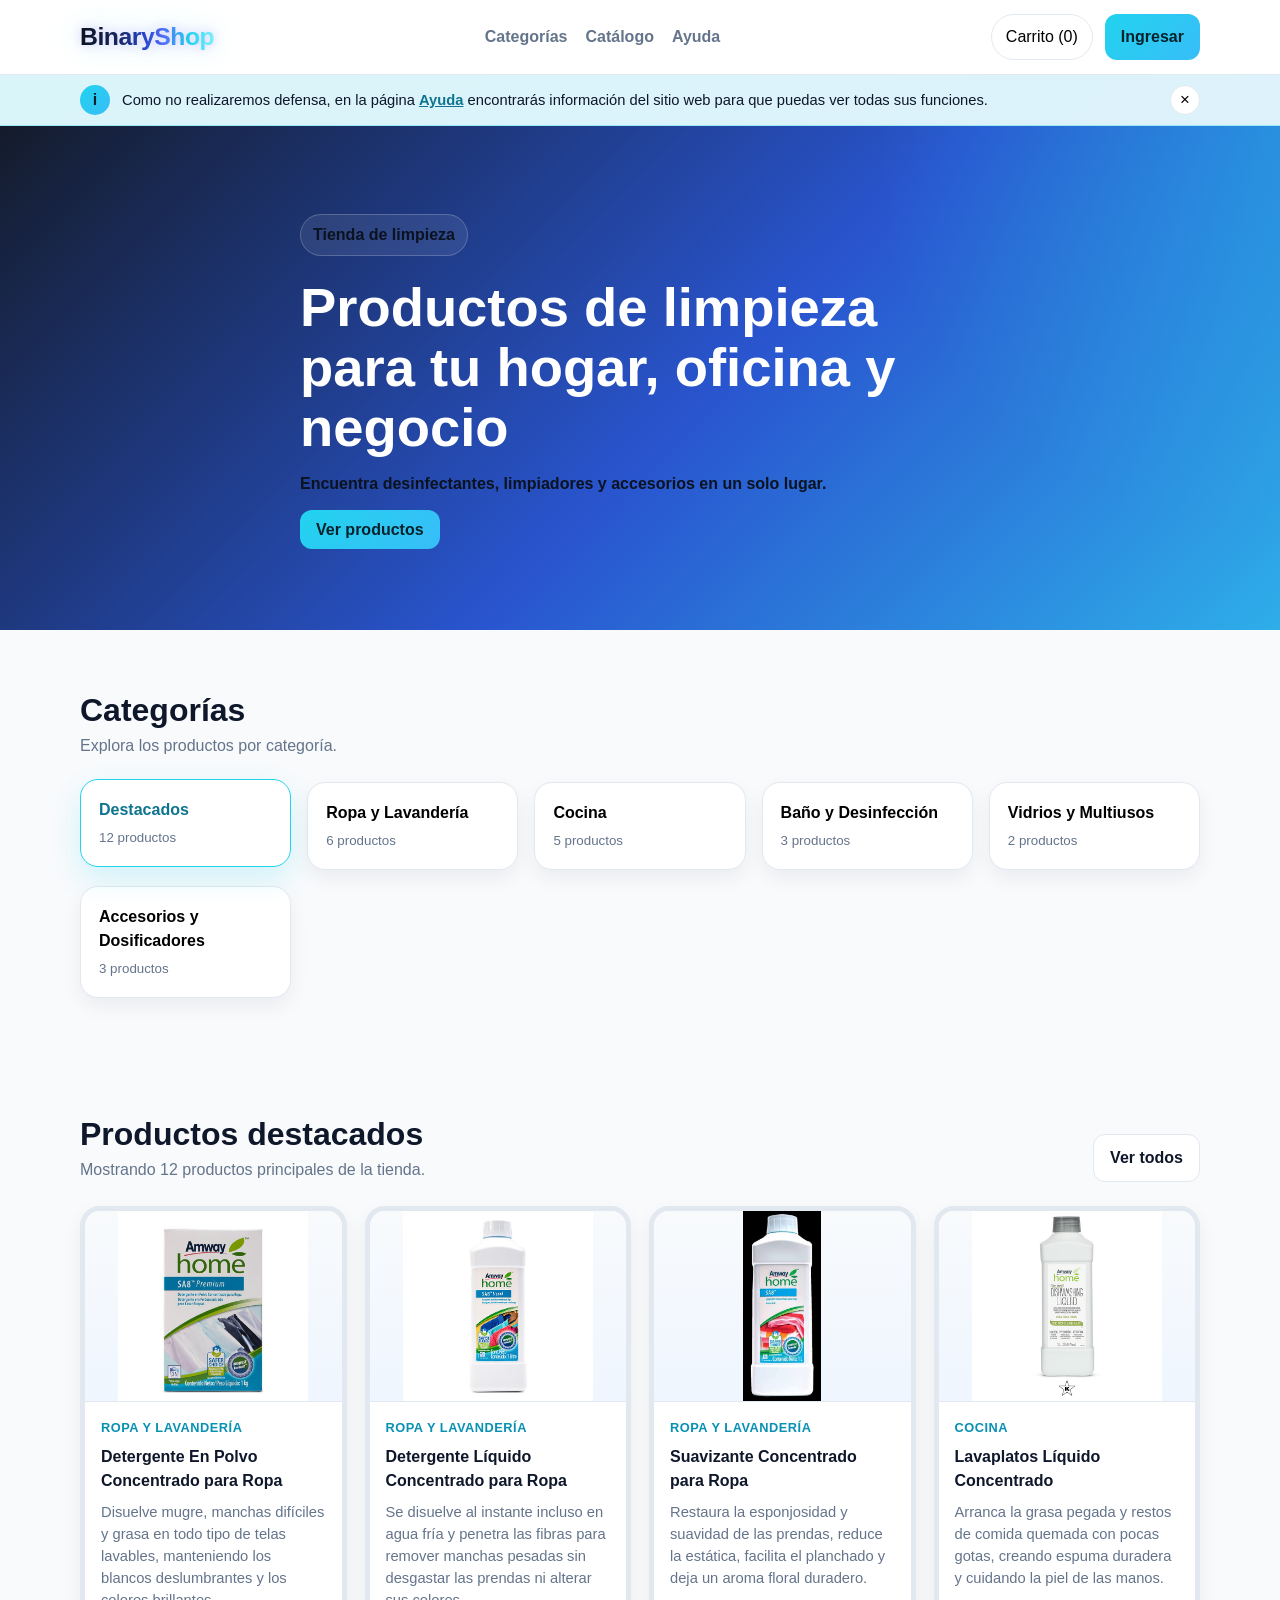
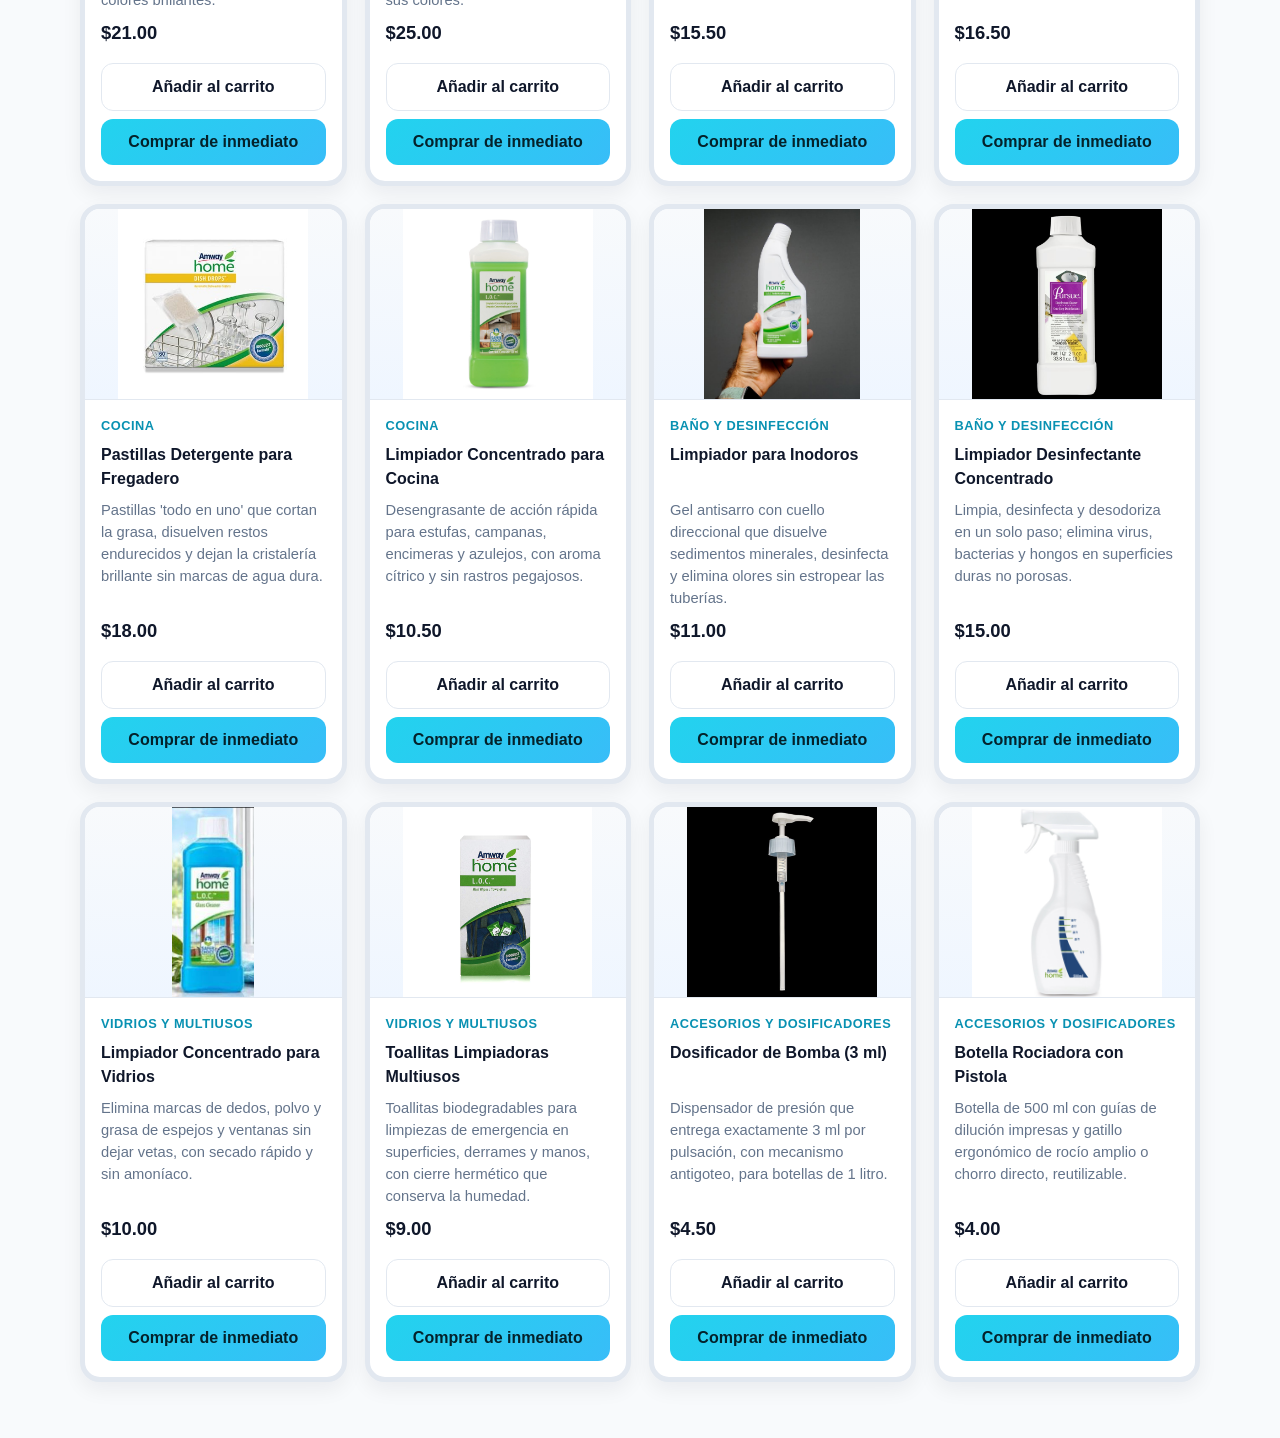
<file: index.html>
<!DOCTYPE html>
<html lang="es">
<head>
  <meta charset="UTF-8">
  <meta name="viewport" content="width=device-width, initial-scale=1.0">
  <title>BinaryShop | Tienda de productos de limpieza</title>

  <link rel="stylesheet" href="./css/styles.css">
  <link rel="stylesheet" href="./css/components.css">
</head>
<body>

  <header class="site-header">
    <div class="container header-content">
      <a class="brand" href="./index.html">BinaryShop</a>

      <nav class="main-nav" aria-label="Navegación principal">
        <a href="#categorias">Categorías</a>
        <a href="#catalogo">Catálogo</a>
        <a href="./pages/ayuda.html">Ayuda</a>
      </nav>

      <div class="header-actions">
        <div class="cart-wrapper">
          <button
            id="cart-button"
            class="header-cart"
            type="button"
            aria-expanded="false"
          >
            Carrito (<span id="cart-count">0</span>)
          </button>

          <div id="cart-dropdown" class="cart-dropdown">
            <div class="cart-dropdown-head">
              <h3>Tu carrito</h3>
              <button
                id="cart-close"
                class="cart-close"
                type="button"
                aria-label="Cerrar carrito"
              >
                ×
              </button>
            </div>

            <div id="cart-items" class="cart-items"></div>

            <div id="cart-footer" class="cart-footer hidden">
              <p class="cart-total">
                Total: <strong id="cart-total">$0.00</strong>
              </p>

              <div class="cart-footer-actions">
                <button id="cart-clear" class="btn btn-outline" type="button">
                  Vaciar carrito
                </button>
                <button id="cart-checkout" class="btn btn-primary" type="button">
                  Finalizar compra
                </button>
              </div>
            </div>
          </div>
        </div>

        <div id="auth-area"></div>
      </div>
    </div>
  </header>

  <div id="aviso-ayuda" class="aviso-ayuda" role="note">
    <div class="container aviso-ayuda-content">
      <span class="aviso-ayuda-icono">i</span>
      <p>
        Como no realizaremos defensa, en la página
        <a href="./pages/ayuda.html">Ayuda</a> encontrarás información del sitio
        web para que puedas ver todas sus funciones.
      </p>
      <button
        id="aviso-ayuda-cerrar"
        class="aviso-ayuda-cerrar"
        type="button"
        aria-label="Cerrar aviso"
      >
        ×
      </button>
    </div>
  </div>

  <main>

    <section class="hero">
      <div class="container hero-content">
        <p class="hero-tag">Tienda de limpieza</p>
        <h1>Productos de limpieza para tu hogar, oficina y negocio</h1>
        <p>Encuentra desinfectantes, limpiadores y accesorios en un solo lugar.</p>
        <a class="btn btn-primary" href="#catalogo">Ver productos</a>
      </div>
    </section>

    <section id="categorias" class="section categories-section">
      <div class="container">
        <div class="section-head">
          <div>
            <h2>Categorías</h2>
            <p>Explora los productos por categoría.</p>
          </div>
        </div>
        <div id="category-list" class="category-grid"></div>
      </div>
    </section>

    <section id="catalogo" class="section catalog-section">
      <div class="container">
        <div class="section-head catalog-head">
          <div>
            <h2 id="catalog-title">Productos destacados</h2>
            <p id="catalog-subtitle">
              Mostrando los productos principales de la tienda.
            </p>
          </div>
          <button id="view-all-button" class="btn btn-secondary" type="button">
            Ver todos
          </button>
        </div>
        <div id="product-grid" class="product-grid"></div>
      </div>
    </section>

  </main>

  <div
    id="auth-modal"
    class="modal-overlay hidden"
    role="dialog"
    aria-modal="true"
    aria-labelledby="auth-modal-title"
  >
    <div class="modal">
      <button id="close-auth-modal" class="modal-close" type="button" aria-label="Cerrar">×</button>
      <h2 id="auth-modal-title">Iniciar sesión</h2>
      <p id="auth-modal-message" class="modal-message">
        Inicia sesión o regístrate para comprar.
      </p>

      <div class="auth-tabs">
        <button id="tab-login" class="tab-btn active" type="button">Iniciar sesión</button>
        <button id="tab-register" class="tab-btn" type="button">Registrarse</button>
      </div>

      <form id="login-form" class="auth-form">
        <div class="form-group">
          <label for="login-nickname">Nickname</label>
          <input id="login-nickname" type="text" autocomplete="username" required>
        </div>
        <div class="form-group">
          <label for="login-password">Contraseña</label>
          <input id="login-password" type="password" autocomplete="current-password" required>
        </div>
        <div class="form-group">
          <label for="login-role">Rol</label>
          <select id="login-role" required>
            <option value="comprador">Comprador</option>
            <option value="vendedor">Vendedor</option>
            <option value="administrador">Administrador</option>
          </select>
        </div>
        <p id="login-error" class="form-error" role="alert"></p>
        <button class="btn btn-primary btn-block" type="submit">Iniciar sesión</button>
      </form>

      <form id="register-form" class="auth-form hidden">
        <div class="form-row">
          <div class="form-group">
            <label for="register-nombre">Nombre</label>
            <input id="register-nombre" type="text" required>
          </div>
          <div class="form-group">
            <label for="register-apellido">Apellido</label>
            <input id="register-apellido" type="text" required>
          </div>
        </div>
        <div class="form-group">
          <label for="register-direccion">Dirección</label>
          <input id="register-direccion" type="text" required>
        </div>
        <div class="form-group">
          <label for="register-nickname">Nickname</label>
          <input id="register-nickname" type="text" required>
        </div>
        <div class="form-row">
          <div class="form-group">
            <label for="register-password">Contraseña</label>
            <input id="register-password" type="password" required>
          </div>
          <div class="form-group">
            <label for="register-confirm-password">Confirmar contraseña</label>
            <input id="register-confirm-password" type="password" required>
          </div>
        </div>
        <div class="form-group">
          <label for="register-role">Rol</label>
          <select id="register-role" required>
            <option value="comprador">Comprador</option>
            <option value="vendedor">Vendedor</option>
          </select>
        </div>
        <div class="form-row">
          <div class="form-group">
            <label for="register-bank">Banco</label>
            <input id="register-bank" type="text" placeholder="Banco Nacional" required>
          </div>
          <div class="form-group">
            <label for="register-card">Número de tarjeta</label>
            <input id="register-card" type="text" placeholder="0000-0000-0000-0000" required>
          </div>
        </div>
        <p id="register-error" class="form-error" role="alert"></p>
        <button class="btn btn-primary btn-block" type="submit">Crear cuenta</button>
      </form>
    </div>
  </div>

  <div
    id="checkout-modal"
    class="modal-overlay hidden"
    role="dialog"
    aria-modal="true"
    aria-labelledby="checkout-title"
  >
    <div class="modal">
      <button id="close-checkout" class="modal-close" type="button" aria-label="Cerrar">×</button>
      <h2 id="checkout-title">Finalizar compra</h2>
      <p id="checkout-message" class="modal-message">
        Confirma tu método de pago para procesar la orden.
      </p>
      <form id="checkout-form" class="auth-form">
        <div class="form-group">
          <label for="pay-bank">Banco</label>
          <input id="pay-bank" type="text" required>
        </div>
        <div class="form-group">
          <label for="pay-holder">Nombre del titular</label>
          <input id="pay-holder" type="text" required>
        </div>
        <div class="form-group">
          <label for="pay-card">Número de tarjeta</label>
          <input id="pay-card" type="text" inputmode="numeric" required>
        </div>
        <div class="form-row">
          <div class="form-group">
            <label for="pay-expiry">Vencimiento (MM/AA)</label>
            <input id="pay-expiry" type="text" placeholder="MM/AA" maxlength="5" required>
          </div>
          <div class="form-group">
            <label for="pay-cvv">CVV</label>
            <input id="pay-cvv" type="password" inputmode="numeric" maxlength="4" required>
          </div>
        </div>
        <p class="checkout-summary-line">
          Total a pagar: <strong id="checkout-total">$0.00</strong>
        </p>
        <p id="checkout-error" class="form-error" role="alert"></p>
        <button id="checkout-submit" class="btn btn-primary btn-block" type="submit">Pagar</button>
      </form>
      <div id="checkout-receipt" class="hidden"></div>
    </div>
  </div>

  <div id="toast-container" class="toast-container"></div>

  <script src="./js/data/productos.js"></script>
  <script src="./js/data/usuarios.js"></script>
  <script src="./js/utils.js"></script>
  <script src="./js/auth.js"></script>
  <script src="./js/publicaciones.js"></script>
  <script src="./js/cart.js"></script>
  <script src="./js/checkout.js"></script>
  <script src="./js/catalog.js"></script>
  <script src="./js/modal-auth.js"></script>
  <script src="./js/home.js"></script>
</body>
</html>
</file>
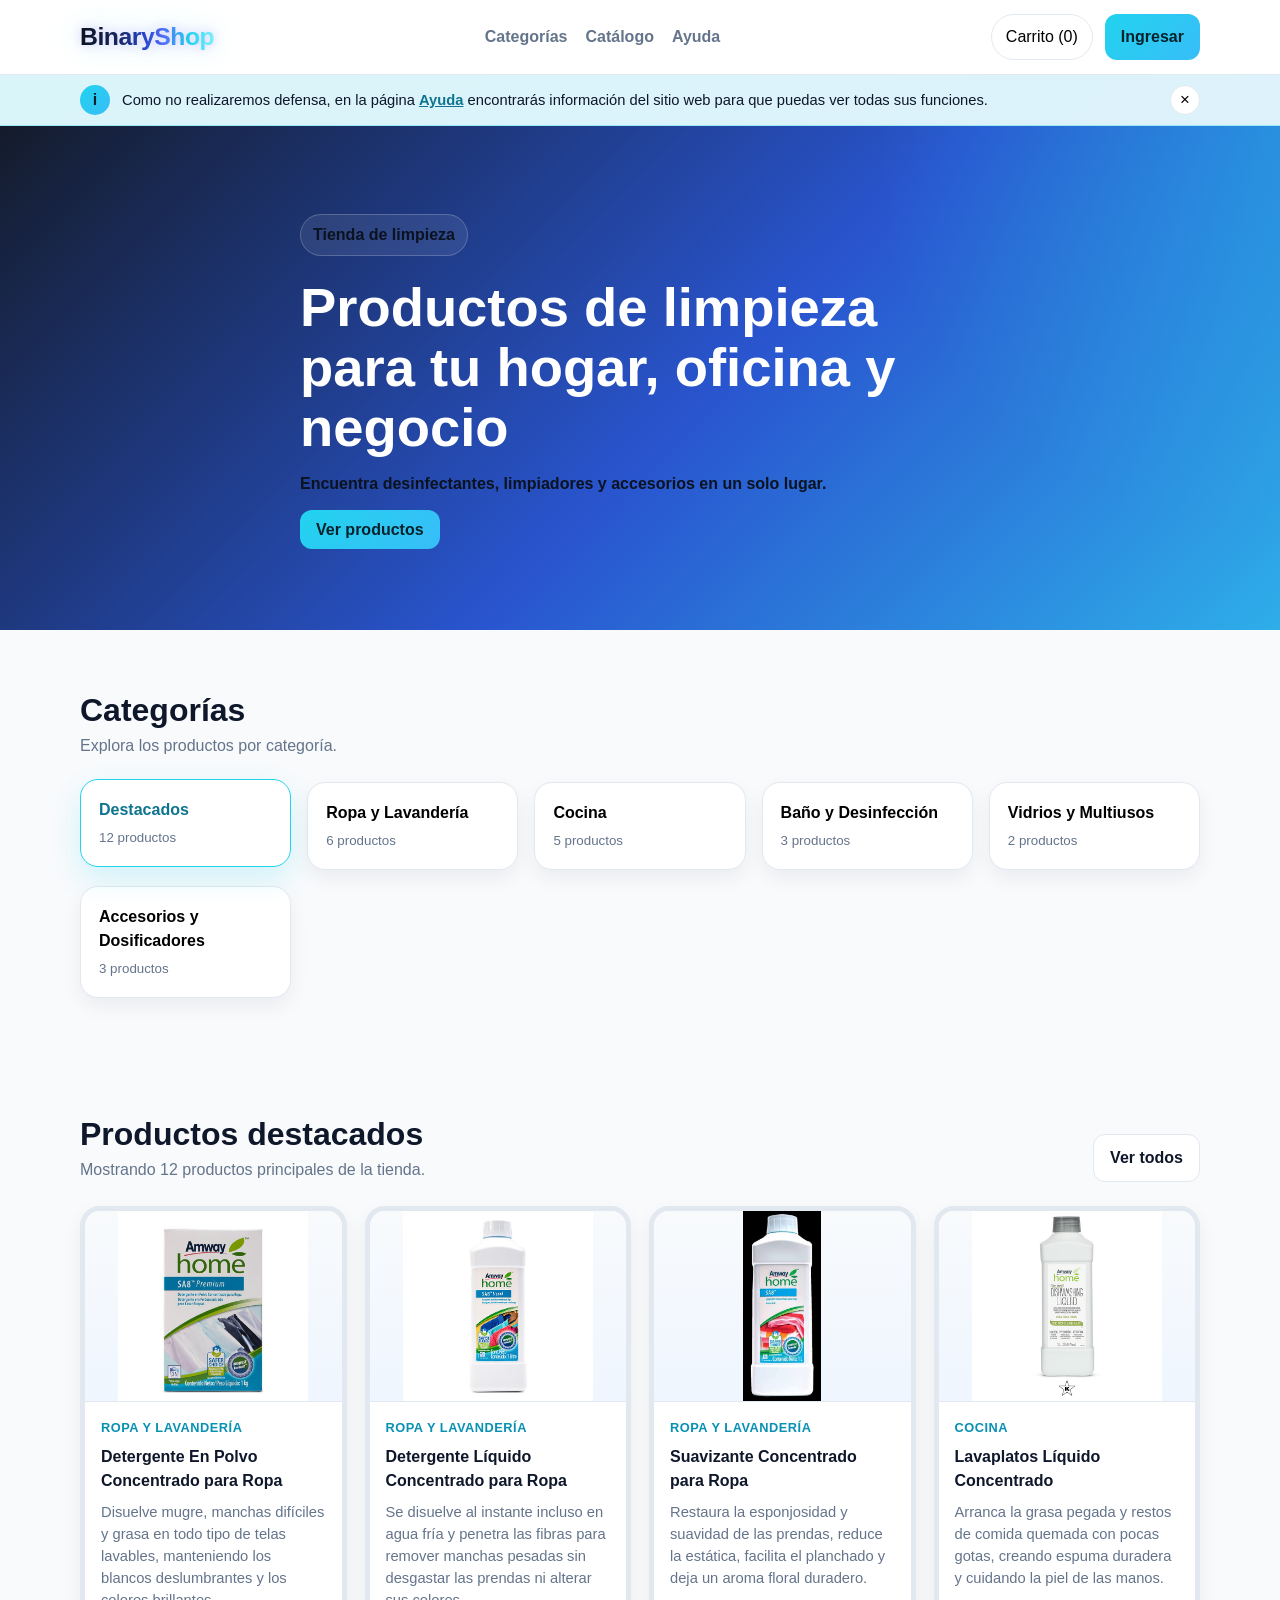
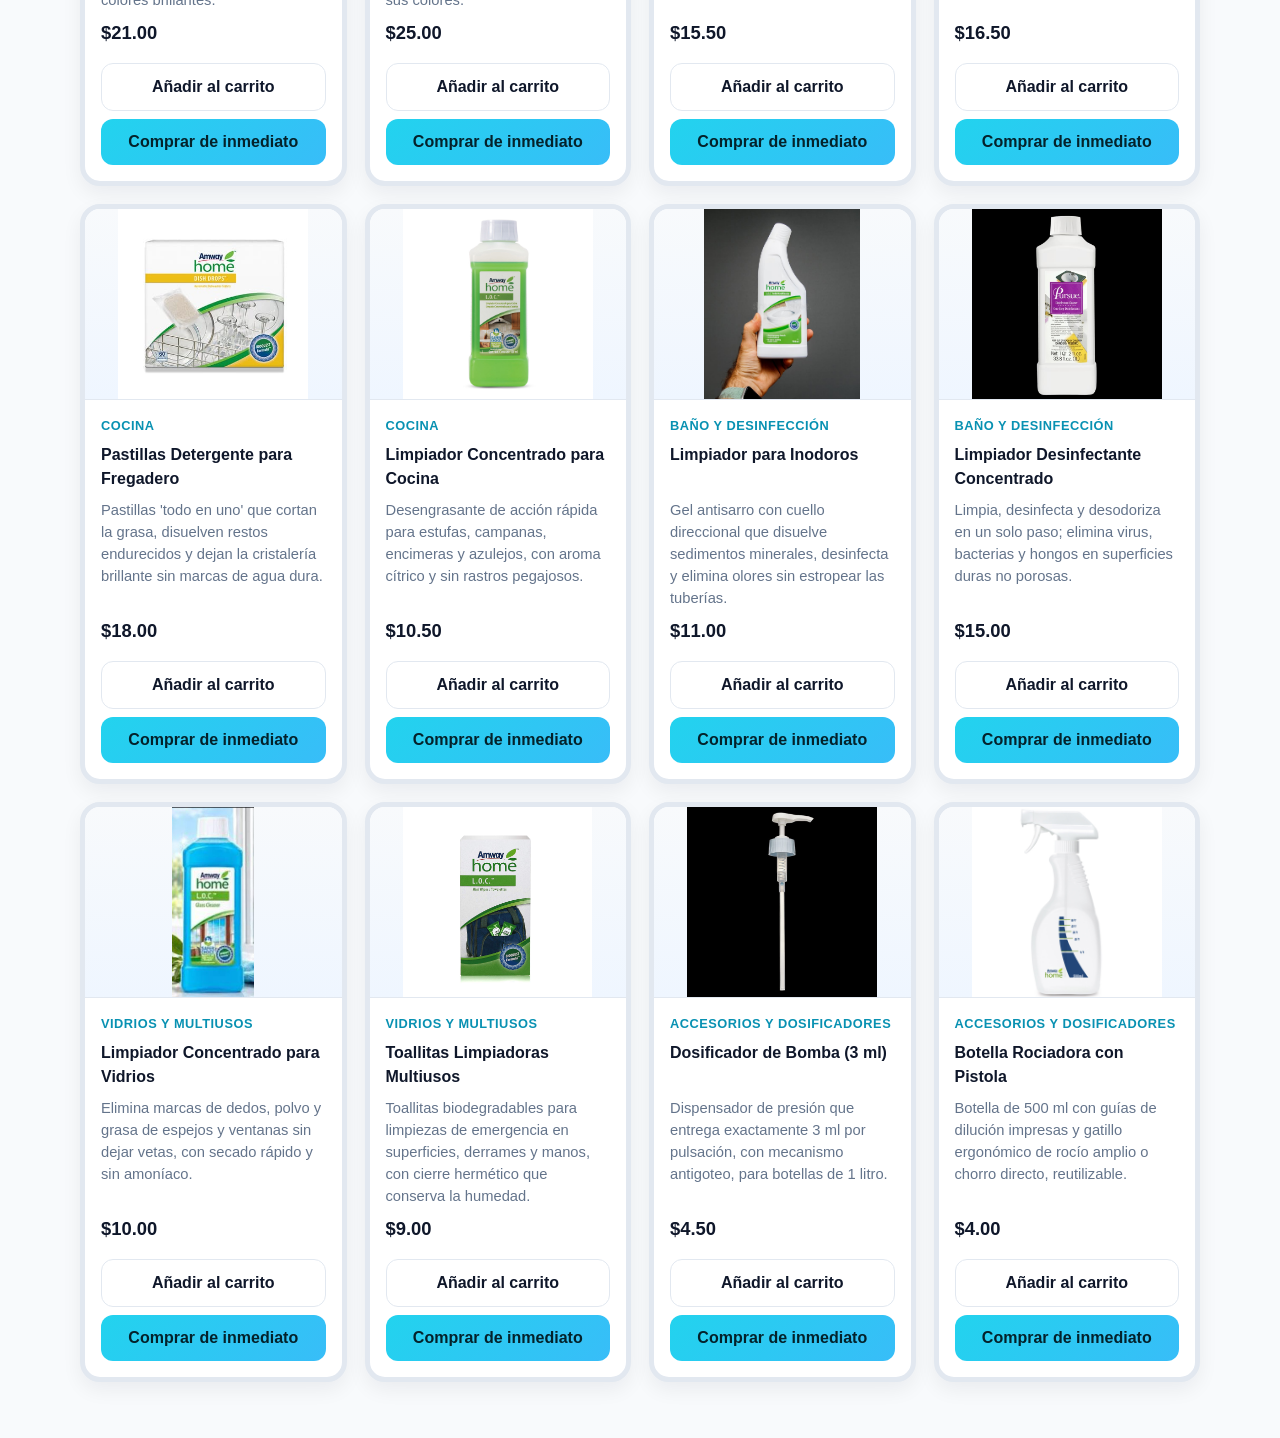
<file: pages/administrador.html>
<!DOCTYPE html>
<html lang="es">
<head>
  <meta charset="UTF-8">
  <meta name="viewport" content="width=device-width, initial-scale=1.0">
  <title>Panel de Administrador — BinaryShop</title>
  <link rel="stylesheet" href="../css/styles.css">
  <link rel="stylesheet" href="../css/components.css">
</head>
<body>
  <header class="vendedor-header">
    <div class="container vendedor-header-content">
      <a class="brand" href="../index.html">BinaryShop</a>
      <nav>
        <a href="perfil.html" class="btn btn-primary">Mi perfil</a>
        <a href="../index.html" class="btn btn-secondary">Volver a la tienda</a>
         <a href="ayuda.html" class="btn btn-secondary">Ayuda</a>
        <button id="btn-cerrar-sesion" class="btn btn-outline">Cerrar sesión</button>
      </nav>
    </div>
  </header>

  <main class="vendedor-main">
    <div class="container">
      <section class="vendedor-card">
        <div class="vendedor-avatar admin-avatar" id="admin-avatar">A</div>
        <div>
          <h1 id="admin-nombre">Administrador</h1>
          <span class="role-badge role-administrador">Administrador</span>
          <p class="profile-nickname" id="admin-nickname">@admin</p>
        </div>
      </section>

      <nav class="vendedor-tabs">
        <button class="vendedor-tab activa" data-tab="resumen">Resumen</button>
        <button class="vendedor-tab" data-tab="usuarios">Usuarios</button>
        <button class="vendedor-tab" data-tab="productos">Productos publicados</button>
      </nav>

      <section class="vendedor-panel activa" id="panel-resumen">
        <div id="admin-metricas" class="admin-metricas"></div>
      </section>

      <section class="vendedor-panel" id="panel-usuarios">
        <div class="admin-filtro">
          <label for="admin-filtro-rol">Filtrar por rol:</label>
          <select id="admin-filtro-rol">
            <option value="todos">Todos</option>
            <option value="comprador">Compradores</option>
            <option value="vendedor">Vendedores</option>
            <option value="administrador">Administradores</option>
          </select>
        </div>
        <div id="admin-usuarios-lista" class="admin-lista"></div>
      </section>

      <section class="vendedor-panel" id="panel-productos">
        <div id="admin-productos-lista" class="admin-lista"></div>
      </section>
    </div>
  </main>

  <div id="toast-container" class="toast-container"></div>

  <script src="../js/data/productos.js"></script>
  <script src="../js/data/usuarios.js"></script>
  <script src="../js/utils.js"></script>
  <script src="../js/auth.js"></script>
  <script src="../js/publicaciones.js"></script>
  <script src="../js/administrador.js"></script>
</body>
</html>
</file>
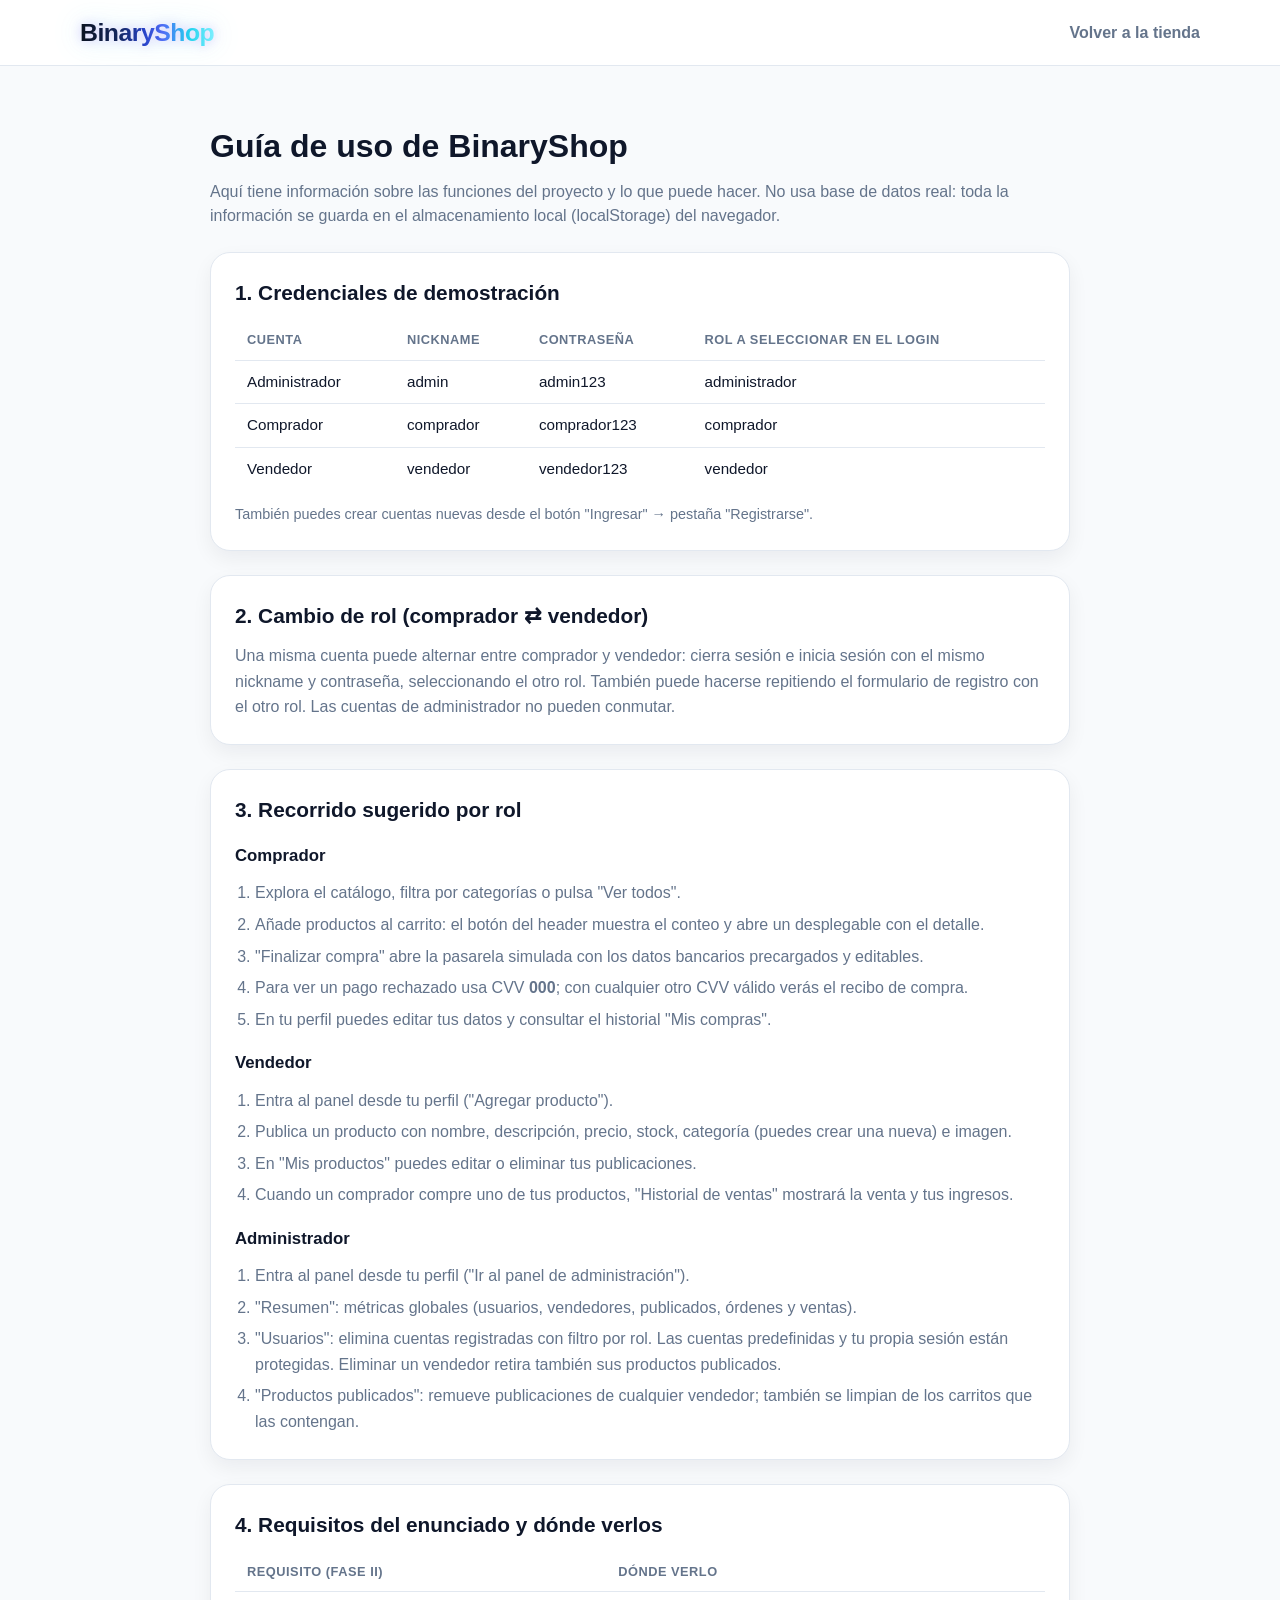
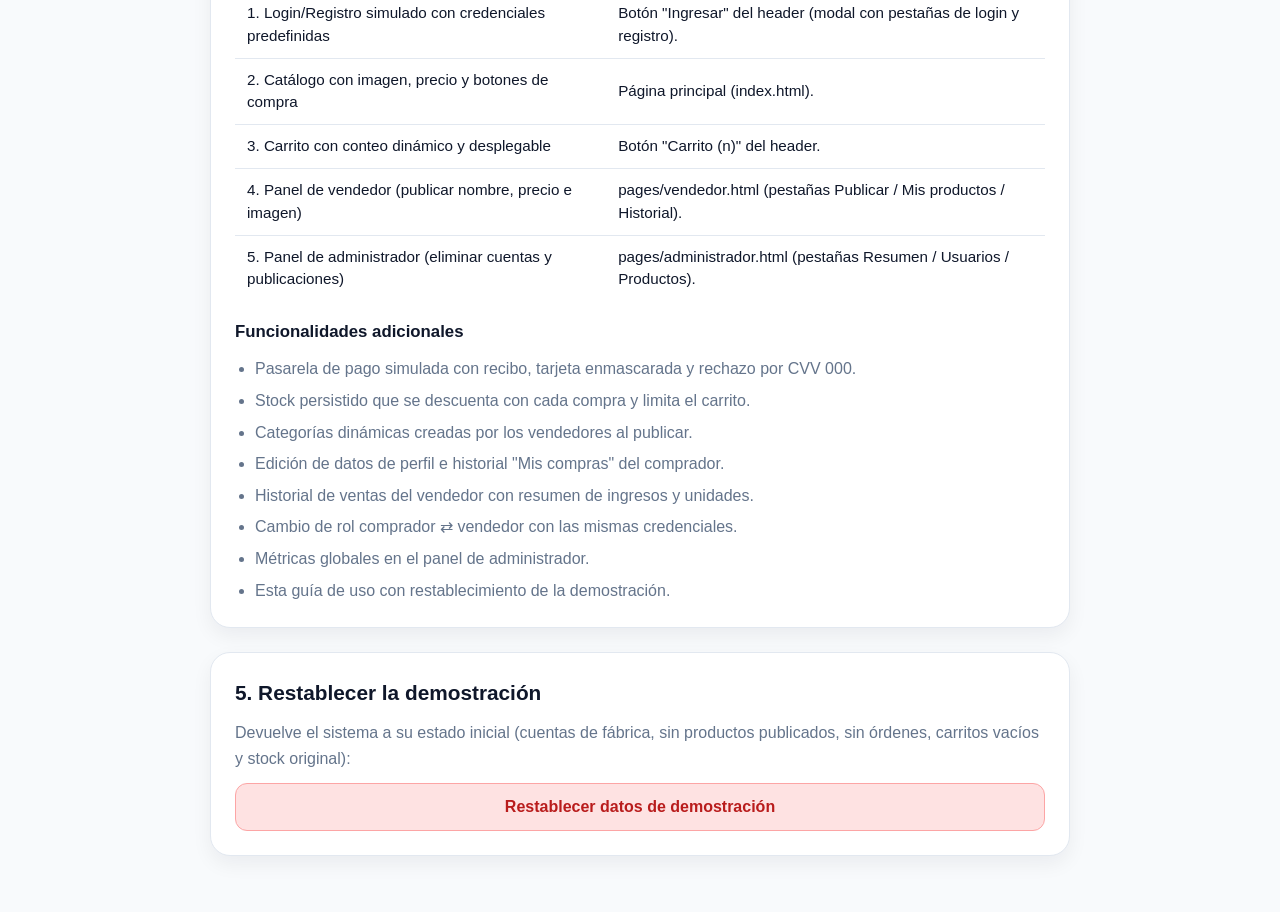
<file: pages/ayuda.html>
<!DOCTYPE html>
<html lang="es">
<head>
  <meta charset="UTF-8">
  <meta name="viewport" content="width=device-width, initial-scale=1.0">
  <title>BinaryShop | Guía de uso</title>
  <link rel="stylesheet" href="../css/styles.css">
  <link rel="stylesheet" href="../css/components.css">
</head>
<body>
  <header class="site-header">
    <div class="container header-content">
      <a class="brand" href="../index.html">BinaryShop</a>
      <nav class="main-nav" aria-label="Navegación principal">
        <a href="../index.html">Volver a la tienda</a>
      </nav>
    </div>
  </header>

  <main class="section">
    <div class="container ayuda-container">

      <section class="ayuda-hero">
        <h1>Guía de uso de BinaryShop</h1>
        <p>
          Aquí tiene información sobre las funciones del proyecto y lo que puede hacer. No usa base de datos real:
          toda la información se guarda en el almacenamiento local (localStorage) del navegador.
        </p>
      </section>

      <section class="ayuda-section">
        <h2>1. Credenciales de demostración</h2>
        <table class="ayuda-tabla">
          <thead>
            <tr>
              <th>Cuenta</th>
              <th>Nickname</th>
              <th>Contraseña</th>
              <th>Rol a seleccionar en el login</th>
            </tr>
          </thead>
          <tbody>
            <tr><td>Administrador</td><td>admin</td><td>admin123</td><td>administrador</td></tr>
            <tr><td>Comprador</td><td>comprador</td><td>comprador123</td><td>comprador</td></tr>
            <tr><td>Vendedor</td><td>vendedor</td><td>vendedor123</td><td>vendedor</td></tr>
          </tbody>
        </table>
        <p class="ayuda-nota">
          También puedes crear cuentas nuevas desde el botón "Ingresar" → pestaña "Registrarse".
        </p>
      </section>

      <section class="ayuda-section">
        <h2>2. Cambio de rol (comprador ⇄ vendedor)</h2>
        <p>
          Una misma cuenta puede alternar entre comprador y vendedor: cierra sesión e inicia
          sesión con el mismo nickname y contraseña, seleccionando el otro rol. También puede
          hacerse repitiendo el formulario de registro con el otro rol. Las cuentas de
          administrador no pueden conmutar.
        </p>
      </section>

      <section class="ayuda-section">
        <h2>3. Recorrido sugerido por rol</h2>

        <h3>Comprador</h3>
        <ol>
          <li>Explora el catálogo, filtra por categorías o pulsa "Ver todos".</li>
          <li>Añade productos al carrito: el botón del header muestra el conteo y abre un desplegable con el detalle.</li>
          <li>"Finalizar compra" abre la pasarela simulada con los datos bancarios precargados y editables.</li>
          <li>Para ver un pago rechazado usa CVV <strong>000</strong>; con cualquier otro CVV válido verás el recibo de compra.</li>
          <li>En tu perfil puedes editar tus datos y consultar el historial "Mis compras".</li>
        </ol>

        <h3>Vendedor</h3>
        <ol>
          <li>Entra al panel desde tu perfil ("Agregar producto").</li>
          <li>Publica un producto con nombre, descripción, precio, stock, categoría (puedes crear una nueva) e imagen.</li>
          <li>En "Mis productos" puedes editar o eliminar tus publicaciones.</li>
          <li>Cuando un comprador compre uno de tus productos, "Historial de ventas" mostrará la venta y tus ingresos.</li>
        </ol>

        <h3>Administrador</h3>
        <ol>
          <li>Entra al panel desde tu perfil ("Ir al panel de administración").</li>
          <li>"Resumen": métricas globales (usuarios, vendedores, publicados, órdenes y ventas).</li>
          <li>"Usuarios": elimina cuentas registradas con filtro por rol. Las cuentas predefinidas y tu propia sesión están protegidas. Eliminar un vendedor retira también sus productos publicados.</li>
          <li>"Productos publicados": remueve publicaciones de cualquier vendedor; también se limpian de los carritos que las contengan.</li>
        </ol>
      </section>

      <section class="ayuda-section">
        <h2>4. Requisitos del enunciado y dónde verlos</h2>
        <table class="ayuda-tabla">
          <thead>
            <tr><th>Requisito (Fase II)</th><th>Dónde verlo</th></tr>
          </thead>
          <tbody>
            <tr>
              <td>1. Login/Registro simulado con credenciales predefinidas</td>
              <td>Botón "Ingresar" del header (modal con pestañas de login y registro).</td>
            </tr>
            <tr>
              <td>2. Catálogo con imagen, precio y botones de compra</td>
              <td>Página principal (index.html).</td>
            </tr>
            <tr>
              <td>3. Carrito con conteo dinámico y desplegable</td>
              <td>Botón "Carrito (n)" del header.</td>
            </tr>
            <tr>
              <td>4. Panel de vendedor (publicar nombre, precio e imagen)</td>
              <td>pages/vendedor.html (pestañas Publicar / Mis productos / Historial).</td>
            </tr>
            <tr>
              <td>5. Panel de administrador (eliminar cuentas y publicaciones)</td>
              <td>pages/administrador.html (pestañas Resumen / Usuarios / Productos).</td>
            </tr>
          </tbody>
        </table>

        <h3>Funcionalidades adicionales</h3>
        <ul>
          <li>Pasarela de pago simulada con recibo, tarjeta enmascarada y rechazo por CVV 000.</li>
          <li>Stock persistido que se descuenta con cada compra y limita el carrito.</li>
          <li>Categorías dinámicas creadas por los vendedores al publicar.</li>
          <li>Edición de datos de perfil e historial "Mis compras" del comprador.</li>
          <li>Historial de ventas del vendedor con resumen de ingresos y unidades.</li>
          <li>Cambio de rol comprador ⇄ vendedor con las mismas credenciales.</li>
          <li>Métricas globales en el panel de administrador.</li>
          <li>Esta guía de uso con restablecimiento de la demostración.</li>
        </ul>
      </section>

      <section class="ayuda-section">
        <h2>5. Restablecer la demostración</h2>
        <p>
          Devuelve el sistema a su estado inicial (cuentas de fábrica, sin productos
          publicados, sin órdenes, carritos vacíos y stock original):
        </p>
        <button id="btn-reset-demo" class="btn btn-danger" type="button">
          Restablecer datos de demostración
        </button>
      </section>

    </div>
  </main>

  <div id="toast-container" class="toast-container"></div>

  <script>
    document.getElementById("btn-reset-demo").addEventListener("click", function () {
      if (confirm(
        "¿Seguro que deseas restablecer la demostración? Se borrarán las cuentas registradas, los productos publicados, las órdenes, los carritos y los descuentos de stock."
      )) {
        localStorage.clear();
        window.location.href = "../index.html";
      }
    });
  </script>
</body>
</html>
</file>
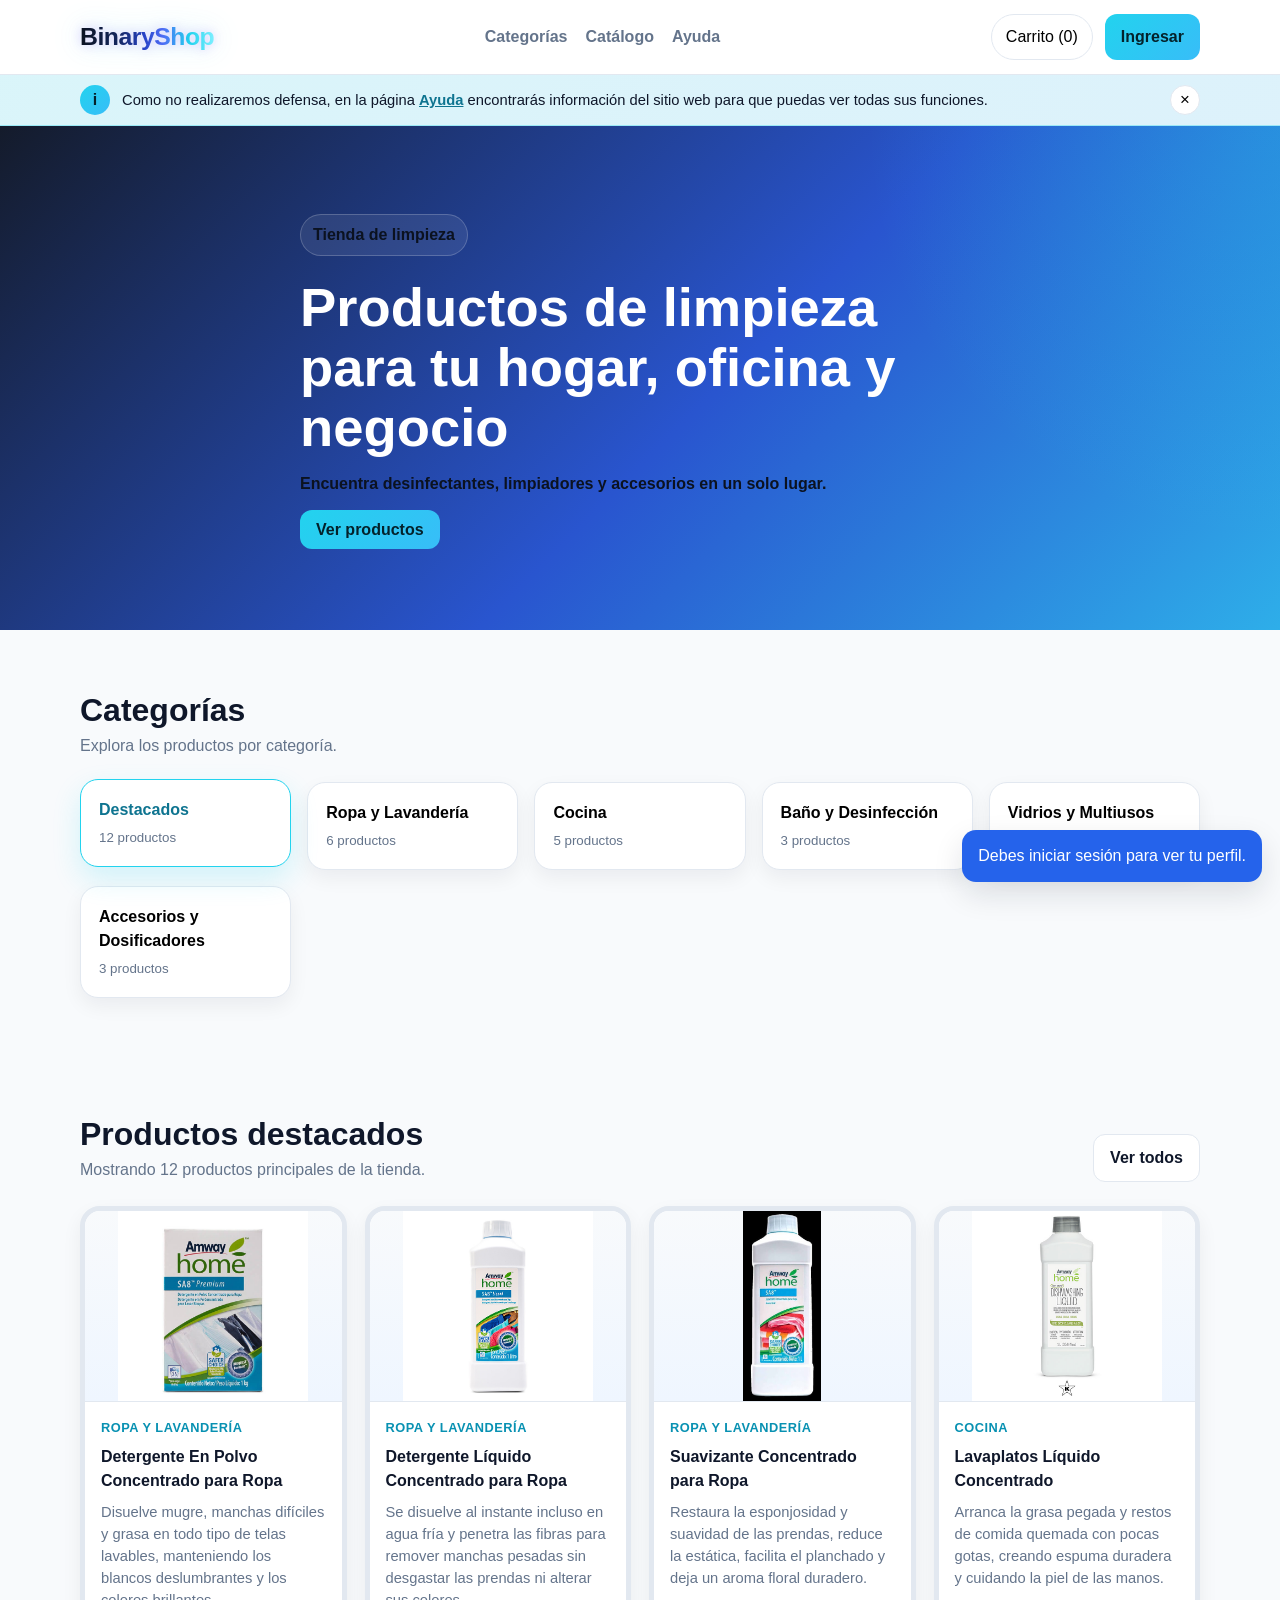
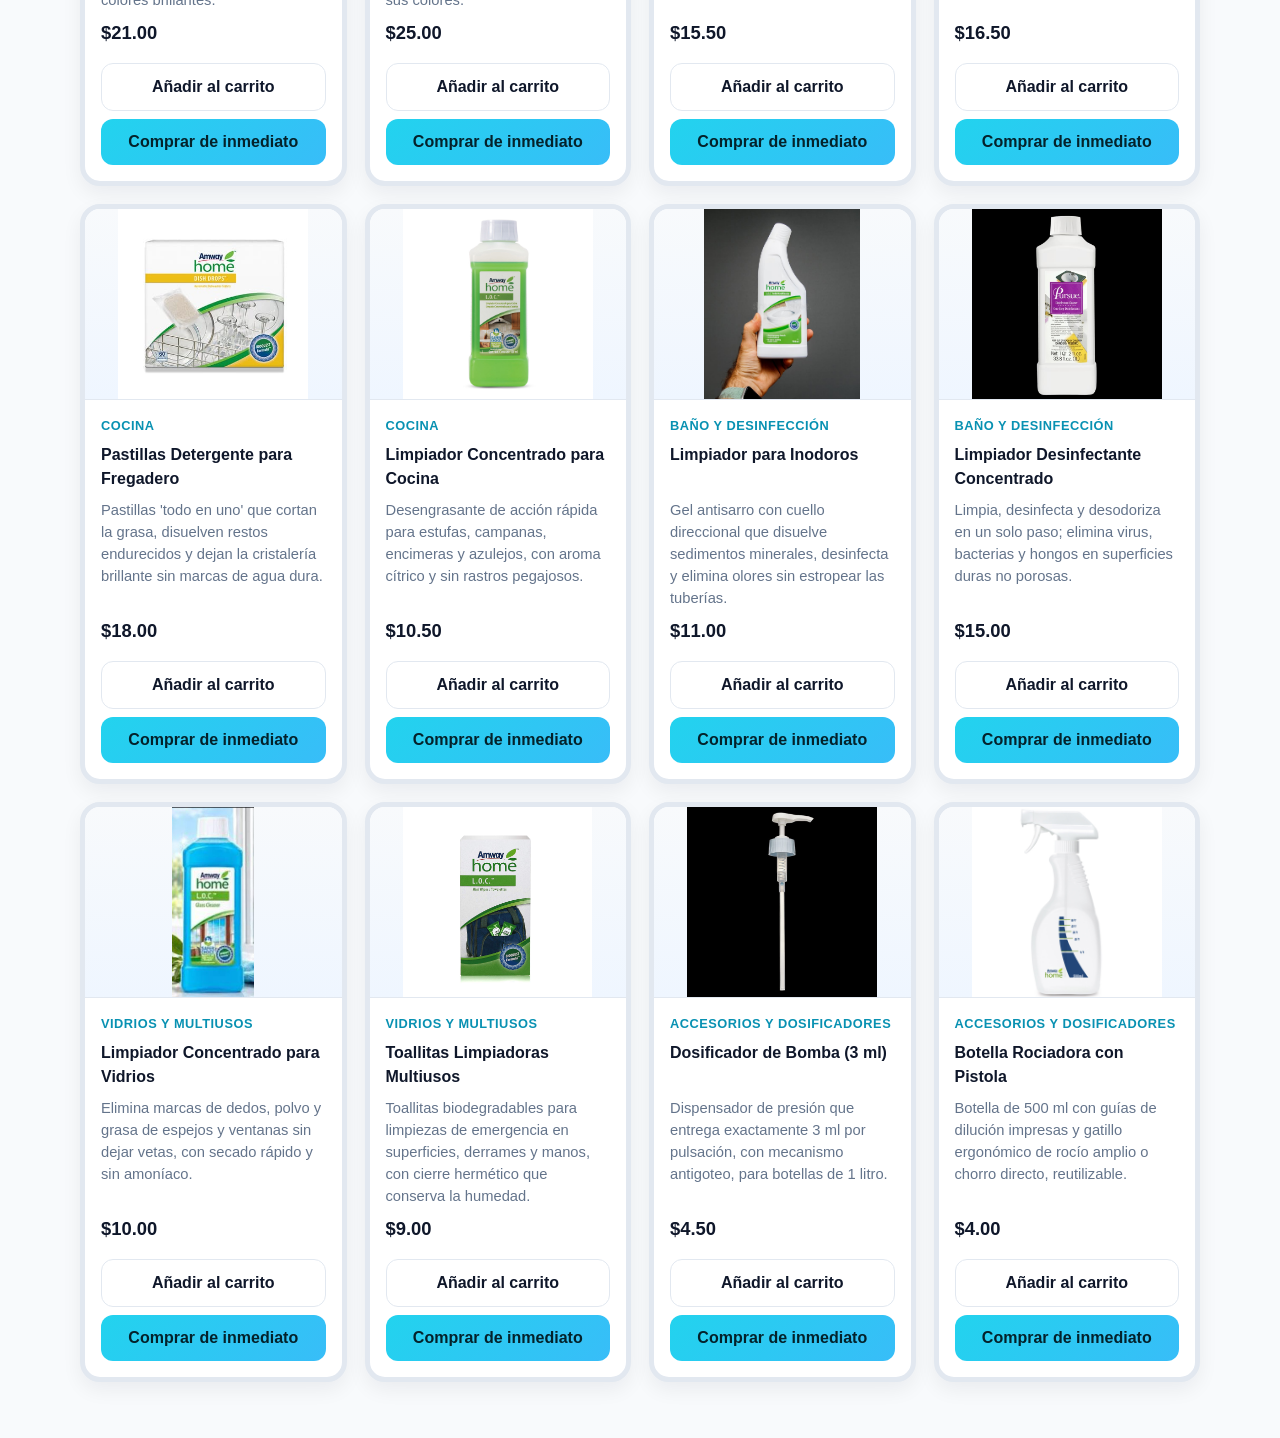
<file: pages/perfil.html>
<!DOCTYPE html>
<html lang="es">
<head>
  <meta charset="UTF-8">
  <meta name="viewport" content="width=device-width, initial-scale=1.0">
  <title>BinaryShop | Mi perfil</title>
  <link rel="stylesheet" href="../css/styles.css">
  <link rel="stylesheet" href="../css/components.css">
</head>
<body>
  <header class="site-header">
    <div class="container header-content">
      <a class="brand" href="../index.html">BinaryShop</a>
      <nav class="main-nav" aria-label="Navegación principal">
        <a href="../index.html">Volver a la tienda</a>
        <a href="ayuda.html">Ayuda</a>
      </nav>
      <div class="header-actions">
        <button id="logout-button" class="btn btn-outline" type="button">Cerrar sesión</button>
      </div>
    </div>
  </header>

  <main class="section">
    <div class="container">
      <div id="profile-container"></div>

      <section id="mis-compras" class="mis-compras hidden">
        <h2 class="profile-title">Mis compras</h2>
        <div id="mis-compras-lista" class="mis-compras-lista"></div>
      </section>
    </div>
  </main>

  <div id="toast-container" class="toast-container"></div>

  <script src="../js/data/productos.js"></script>
  <script src="../js/data/usuarios.js"></script>
  <script src="../js/utils.js"></script>
  <script src="../js/auth.js"></script>
  <script src="../js/publicaciones.js"></script>
  <script src="../js/perfil.js"></script>
</body>
</html>
</file>
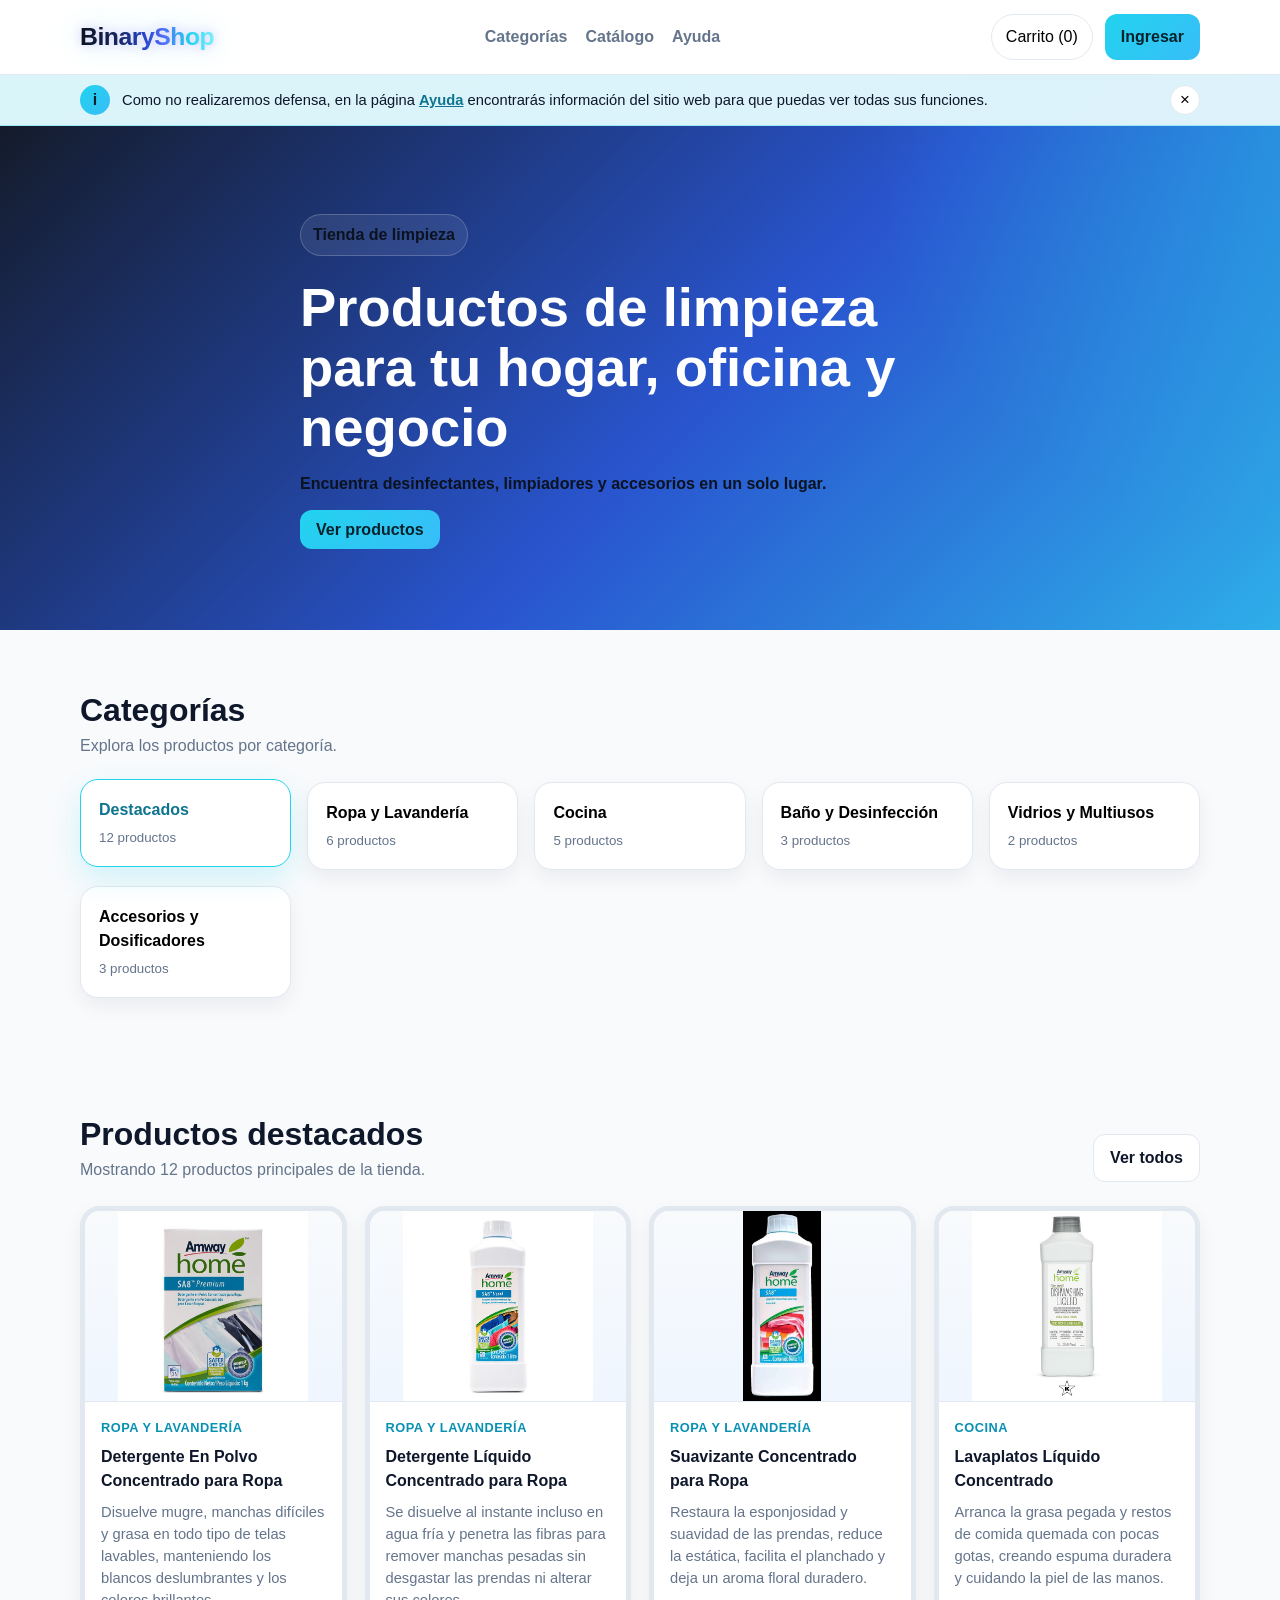
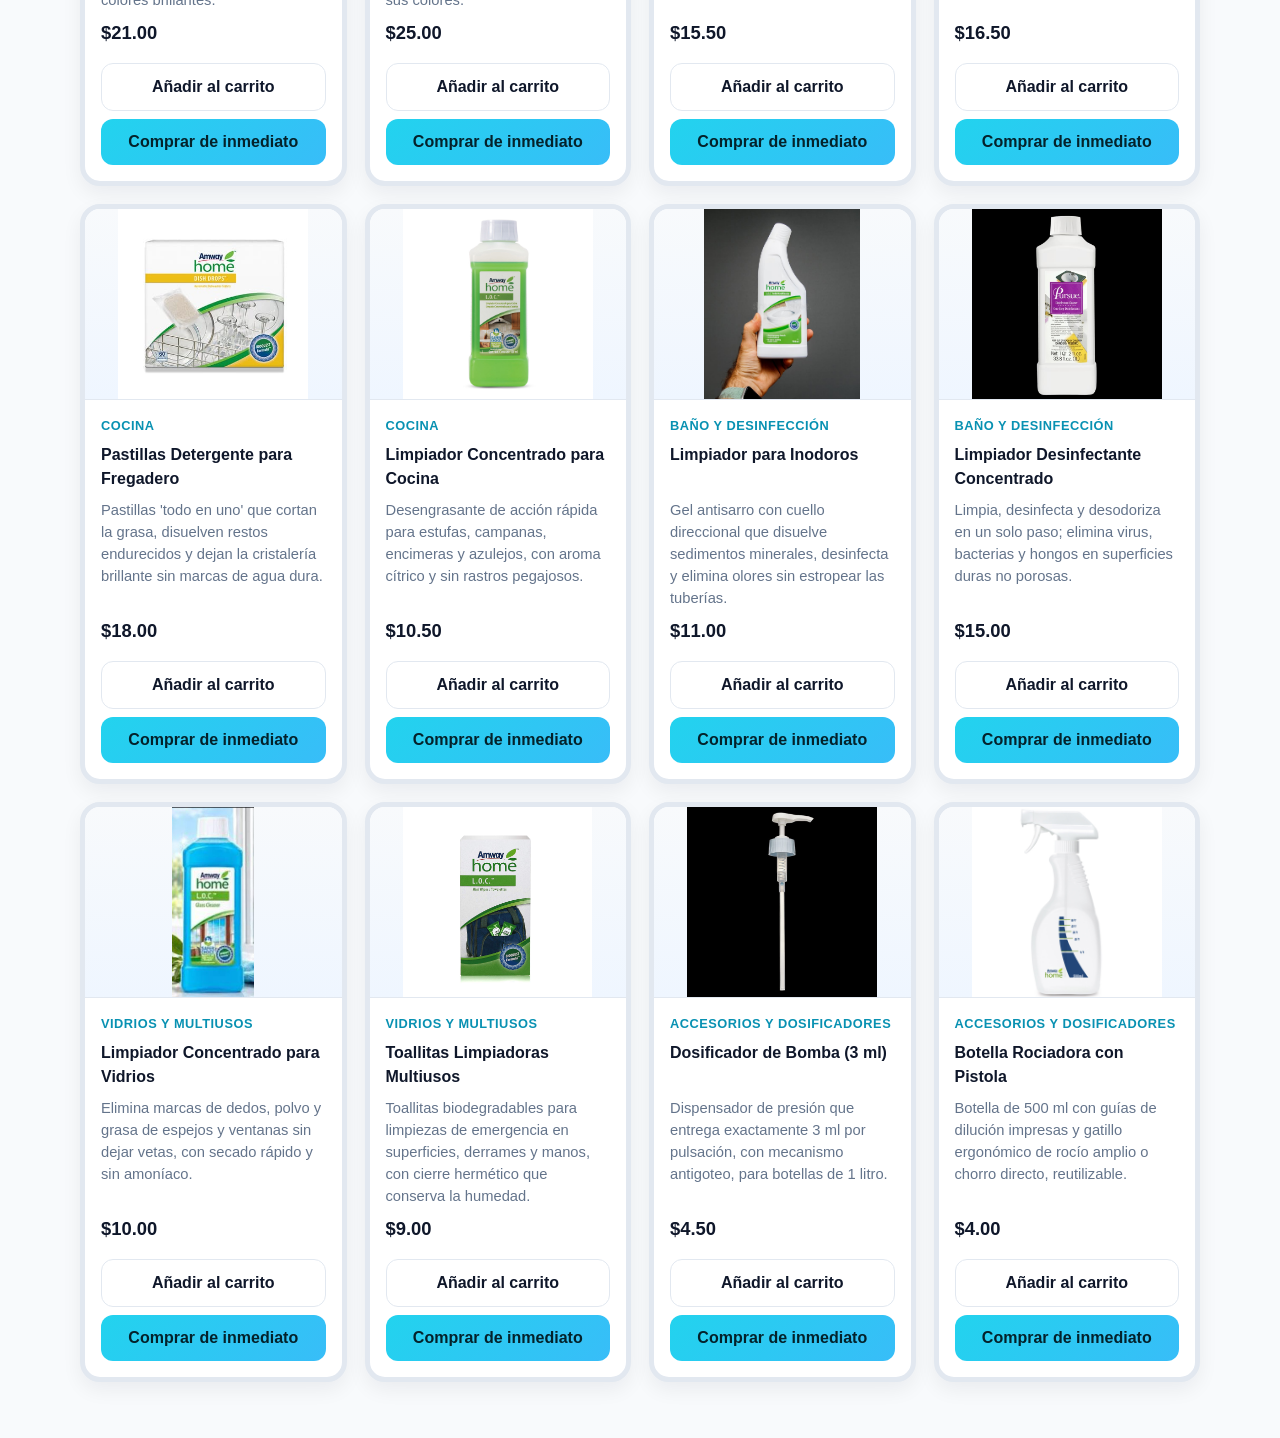
<file: pages/vendedor.html>
<!DOCTYPE html>
<html lang="es">
<head>
  <meta charset="UTF-8">
  <meta name="viewport" content="width=device-width, initial-scale=1.0">
  <title>Panel de Vendedor — BinaryShop</title>
  <link rel="stylesheet" href="../css/styles.css">
  <link rel="stylesheet" href="../css/components.css">
</head>
<body>
  <header class="vendedor-header">
    <div class="container vendedor-header-content">
      <a class="brand" href="../index.html">BinaryShop</a>
      <nav>
        <a href="perfil.html" class="btn btn-primary">Mi perfil</a>
        <a href="../index.html" class="btn btn-secondary">Volver a la tienda</a>
         <a href="ayuda.html" class="btn btn-secondary">Ayuda</a>
        <button id="btn-cerrar-sesion" class="btn btn-outline">Cerrar sesión</button>
      </nav>
    </div>
  </header>

  <main class="vendedor-main">
    <div class="container">
      <section class="vendedor-card">
        <div class="vendedor-avatar" id="vendedor-avatar">V</div>
        <div>
          <h1 id="vendedor-nombre">Vendedor</h1>
          <span class="role-badge role-vendedor">Vendedor</span>
          <p class="profile-nickname" id="vendedor-nickname">@vendedor</p>
        </div>
      </section>

      <nav class="vendedor-tabs">
        <button class="vendedor-tab activa" data-tab="publicar">Publicar producto</button>
        <button class="vendedor-tab" data-tab="mis-productos">Mis productos</button>
        <button class="vendedor-tab" data-tab="historial">Historial de ventas</button>
      </nav>

      <section class="vendedor-panel activa" id="panel-publicar">
        <form id="form-publicar" class="form-publicar">
          <h2 id="form-publicar-titulo">Publicar producto</h2>
          <input type="hidden" id="pub-edit-id">

          <label>Nombre del producto
            <input type="text" id="pub-nombre" required>
          </label>

          <label>Descripción
            <textarea id="pub-descripcion" required></textarea>
          </label>

          <label>Precio ($)
            <input type="number" id="pub-precio" min="0.01" step="0.01" required>
          </label>

          <label>Categoría
            <select id="pub-categoria" required></select>
            <small>O elige "Nueva categoría..." para crear una</small>
          </label>

          <label id="label-nueva-categoria" class="oculto">Nombre de la nueva categoría
            <input type="text" id="pub-nueva-categoria">
          </label>

          <label>Stock disponible
            <input type="number" id="pub-stock" min="1" step="1" value="1" required>
          </label>

          <label>Imagen del producto (jpg, png, webp — máx 1.5 MB)
            <input type="file" id="pub-imagen" accept="image/jpeg,image/png,image/webp" required>
          </label>

          <div id="pub-imagen-preview" class="pub-imagen-preview oculto"></div>

          <p id="pub-mensaje" class="form-mensaje"></p>

          <div class="form-publicar-botones">
            <button type="submit" id="form-publicar-boton" class="btn btn-primary">Publicar producto</button>
            <button type="button" id="btn-cancelar-edicion" class="btn btn-secondary oculto">Cancelar edición</button>
          </div>
        </form>
      </section>

      <section class="vendedor-panel" id="panel-mis-productos">
        <div id="mis-productos-lista" class="mis-productos-lista"></div>
      </section>

      <section class="vendedor-panel" id="panel-historial">
        <div id="historial-resumen" class="historial-resumen"></div>
        <div id="historial-lista" class="historial-lista"></div>
      </section>
    </div>
  </main>

  <div id="toast-container" class="toast-container"></div>

  <script src="../js/data/productos.js"></script>
  <script src="../js/data/usuarios.js"></script>
  <script src="../js/utils.js"></script>
  <script src="../js/auth.js"></script>
  <script src="../js/publicaciones.js"></script>
  <script src="../js/vendedor.js"></script>
</body>
</html>
</file>
<file: css/styles.css>
:root {
  --color-primary: #0F172A;
  --color-secondary: #1E293B;
  --color-accent: #22D3EE;
  --color-accent-2: #38BDF8;
  --color-bg: #F8FAFC;
  --color-white: #FFFFFF;
  --color-text: #0F172A;
  --color-text-muted: #64748B;
  --color-border: #E2E8F0;

  --shadow-sm: 0 8px 20px rgba(15, 23, 42, 0.06);
  --shadow-md: 0 12px 30px rgba(15, 23, 42, 0.12);

  --radius-lg: 20px;
  --radius-md: 16px;
  --radius-sm: 12px;
}

* {
  margin: 0;
  padding: 0;
  box-sizing: border-box;
}

html {
  scroll-behavior: smooth;
}

body {
  font-family: "Segoe UI", Arial, Helvetica, sans-serif;
  background-color: var(--color-bg);
  color: var(--color-text);
  line-height: 1.5;
}

img {
  max-width: 100%;
  display: block;
}

a {
  color: inherit;
  text-decoration: none;
}

input {
  color: black;
}

button,
input,
select {
  font: inherit;
}

.container {
  width: min(1120px, calc(100% - 2rem));
  margin-inline: auto;
}

.section {
  padding: 56px 0;
}

.section-head {
  margin-bottom: 24px;
  display: flex;
  justify-content: space-between;
  align-items: flex-end;
  gap: 20px;
  flex-wrap: wrap;
}

.section-head h2 {
  font-size: 2rem;
}

.section-head p {
  color: var(--color-text-muted);
}

.btn {
  border: none;
  border-radius: var(--radius-sm);
  padding: 11px 16px;
  cursor: pointer;
  transition: 0.2s ease;
  font-weight: 700;
}

.btn-primary {
  background: linear-gradient(135deg, var(--color-accent), var(--color-accent-2));
  color: #04222B;
}

.btn-primary:hover {
  transform: translateY(-2px);
  box-shadow: 0 10px 24px rgba(34, 211, 238, 0.28);
}

.btn-secondary {
  background: var(--color-white);
  color: var(--color-primary);
  border: 1px solid var(--color-border);
}

.btn-secondary:hover {
  border-color: var(--color-accent-2);
  color: #0891B2;
  transform: translateY(-2px);
}

.btn-outline {
  background: transparent;
  border: 1px solid var(--color-border);
  color: var(--color-text);
}

.btn-outline:hover {
  border-color: #EF4444;
  color: #EF4444;
}

.btn-block {
  width: 100%;
}

.site-header {
  position: sticky;
  top: 0;
  z-index: 50;
  background: rgba(255, 255, 255, 0.92);
  backdrop-filter: blur(8px);
  border-bottom: 1px solid var(--color-border);
}

.header-content {
  display: flex;
  align-items: center;
  justify-content: space-between;
  gap: 16px;
  padding: 14px 0;
  flex-wrap: wrap;
}

.brand {
  font-size: 1.55rem;
  font-weight: 800;
  letter-spacing: -0.02em;

  background: linear-gradient(
    90deg,
    #0B1220 0%,
    #14265C 28%,
    #2743C7 48%,
    #4F6DF5 62%,
    #22D3EE 82%,
    #7DEFFF 100%
  );

  -webkit-background-clip: text;
  background-clip: text;
  color: transparent;
  -webkit-text-fill-color: transparent;

  filter:
    drop-shadow(0 0 6px rgba(139, 92, 246, 0.35))
    drop-shadow(0 0 14px rgba(34, 211, 238, 0.22));

  transition: filter 0.25s ease, transform 0.25s ease;
}

.brand:hover {
  filter:
    drop-shadow(0 0 8px rgba(139, 92, 246, 0.5))
    drop-shadow(0 0 18px rgba(34, 211, 238, 0.4));
  transform: translateY(-1px);
}

@supports not (background-clip: text) {
  .brand {
    background: none;
    color: #0F172A;
    -webkit-text-fill-color: currentColor;
    filter: none;
  }
}

.main-nav {
  display: flex;
  gap: 18px;
  color: var(--color-text-muted);
  font-weight: 600;
}

.main-nav a:hover {
  color: var(--color-primary);
}

.header-actions {
  display: flex;
  align-items: center;
  gap: 12px;
  flex-wrap: wrap;
}

.header-cart {
  background: var(--color-white);
  border: 1px solid var(--color-border);
  border-radius: 999px;
  padding: 10px 14px;
  cursor: pointer;
}

.user-greeting {
  font-weight: 700;
}

.hero {
  color: var(--color-white);
  background:
    radial-gradient(
      circle at top right,
      rgba(34, 211, 238, 0.28),
      transparent 30%
    ),
    linear-gradient(
      135deg,
      #141b2b 0%,
      #2955cf 55%,
      #2eaee9 100%
    );
  padding: 88px 0;
}

.hero-content {
  max-width: 680px;
}

.hero-tag {
  display: inline-flex;
  padding: 8px 12px;
  border: 1px solid rgba(255, 255, 255, 0.2);
  border-radius: 999px;
  margin-bottom: 16px;
  background: rgba(255, 255, 255, 0.08);
}

.hero h1 {
  font-size: clamp(2rem, 5vw, 3.4rem);
  line-height: 1.1;
  margin-bottom: 14px;
}

.hero p {
  color: #0B1220;
  text-shadow:
    0 0 8px rgba(125, 211, 252, 0.85),
    0 0 20px rgba(34, 211, 238, 0.45)
  font-size: 1.05rem;
  margin-bottom: 22px;
  font-weight: 600;
}

.hidden {
  display: none !important;
}

.toast-container {
  position: fixed;
  right: 18px;
  bottom: 18px;
  display: grid;
  gap: 10px;
  z-index: 200;
}

.toast {
  min-width: 240px;
  max-width: 360px;
  padding: 14px 16px;
  border-radius: 14px;
  color: var(--color-white);
  box-shadow: var(--shadow-md);
  animation: toast-in 0.25s ease;
}

.toast-success {
  background: #059669;
}

.toast-error {
  background: #DC2626;
}

.toast-warning {
  background: #D97706;
}

.toast-info {
  background: #2563EB;
}

@keyframes toast-in {
  from {
    opacity: 0;
    transform: translateY(14px);
  }

  to {
    opacity: 1;
    transform: translateY(0);
  }
}

body.modal-open {
  overflow: hidden;
}

@media (max-width: 760px) {
  .hero {
    padding: 64px 0;
  }

  .section {
    padding: 40px 0;
  }

  .section-head h2 {
    font-size: 1.6rem;
  }
}
</file>
<file: css/components.css>
.category-grid {
  display: grid;
  grid-template-columns: repeat(auto-fit, minmax(180px, 1fr));
  gap: 16px;
}

.category-card {
  background: var(--color-white);
  border: 1px solid var(--color-border);
  border-radius: 18px;
  padding: 18px;
  text-align: left;
  cursor: pointer;
  box-shadow: var(--shadow-sm);
  transition: 0.2s ease;
  display: grid;
  gap: 6px;
}

.category-card span { font-weight: 700; color: black; }
.category-card small { color: var(--color-text-muted); }

.category-card:hover,
.category-card.active {
  border-color: var(--color-accent);
  box-shadow: 0 12px 28px rgba(34, 211, 238, 0.18);
  transform: translateY(-3px);
}
.category-card.active span { color: #0E7490; }

.product-grid {
  display: grid;
  grid-template-columns: repeat(4, minmax(0, 1fr));
  gap: 18px;
}

.product-card {
  background: var(--color-white);
  border: 5px solid var(--color-border);
  border-radius: var(--radius-lg);
  overflow: hidden;
  box-shadow: var(--shadow-sm);
  transition: 0.2s ease;
  display: flex;
  flex-direction: column;
}

.product-card:hover {
  transform: translateY(-4px);
  box-shadow: var(--shadow-md);
  border-color: #0EA5E9;
}

.product-image {
  min-height: 190px;
  display: grid;
  place-items: center;
  background: linear-gradient(180deg, #F8FAFC, #EFF6FF);
  color: #94A3B8;
  font-weight: 700;
  text-align: center;
  padding: 0;
  overflow: hidden;
  border-bottom: 1px solid var(--color-border);
}

.product-image span { padding: 16px; }

.product-image img {
  width: 100%;
  height: 190px;
  object-fit: contain;
  display: block;
}

.product-info {
  padding: 16px;
  display: flex;
  flex-direction: column;
  gap: 8px;
  flex: 1;
}

.product-category {
  color: #0891B2;
  font-size: 0.8rem;
  font-weight: 800;
  text-transform: uppercase;
  letter-spacing: 0.04em;
}

.product-info h3 { font-size: 1rem; min-height: 48px; }
.product-info p { color: var(--color-text-muted); font-size: 0.92rem; flex: 1; }
.product-price { font-size: 1.15rem; color: var(--color-primary); }

.product-actions { display: grid; gap: 8px; margin-top: 8px; }
.product-actions .btn { width: 100%; }

.modal-overlay {
  position: fixed; inset: 0;
  background: rgba(15, 23, 42, 0.55);
  backdrop-filter: blur(4px);
  display: grid; place-items: center;
  padding: 20px;
  z-index: 100;
}

.modal {
  position: relative;
  width: min(560px, 100%);
  max-height: calc(100vh - 40px);
  overflow: auto;
  background: var(--color-white);
  border-radius: 24px;
  padding: 24px;
  box-shadow: var(--shadow-md);
}

.modal-close {
  position: absolute; top: 14px; right: 14px;
  width: 36px; height: 36px;
  border-radius: 50%;
  border: 1px solid var(--color-border);
  background: var(--color-white);
  cursor: pointer;
  font-size: 1.2rem;
}

.modal h2 { margin-bottom: 6px; padding-right: 36px; }
.modal-message { color: var(--color-text-muted); margin-bottom: 18px; }

.auth-tabs {
  display: grid;
  grid-template-columns: 1fr 1fr;
  gap: 10px;
  margin-bottom: 18px;
}

.tab-btn {
  padding: 11px 12px;
  border-radius: var(--radius-sm);
  border: 1px solid var(--color-border);
  background: #F8FAFC;
  cursor: pointer;
  font-weight: 700;
}

.tab-btn.active {
  background: linear-gradient(135deg, rgba(34, 211, 238, 0.18), rgba(56, 189, 248, 0.18));
  border-color: #67E8F9;
  color: #0E7490;
}

.auth-form { display: grid; gap: 14px; }
.form-row { display: grid; grid-template-columns: 1fr 1fr; gap: 14px; }
.form-group { display: grid; gap: 6px; }
.form-group label { font-weight: 700; font-size: 0.95rem; }

.form-group input,
.form-group select,
.form-group textarea {
  width: 100%;
  padding: 11px 12px;
  border: 1px solid var(--color-border);
  border-radius: var(--radius-sm);
  background: var(--color-white);
}

.form-group input:focus,
.form-group select:focus,
.form-group textarea:focus {
  outline: 2px solid rgba(34, 211, 238, 0.35);
  border-color: var(--color-accent);
}

.form-error { color: #DC2626; font-weight: 700; min-height: 1.2em; }
.form-mensaje { color: #DC2626; font-weight: 700; min-height: 1.2em; }

.cart-wrapper { position: relative; }

.cart-dropdown {
  position: absolute;
  top: calc(100% + 12px); right: 0;
  width: min(380px, calc(100vw - 32px));
  max-height: min(520px, 80vh);
  display: flex; flex-direction: column;
  background: var(--color-white);
  border: 1px solid var(--color-border);
  border-radius: 18px;
  box-shadow: var(--shadow-md);
  z-index: 80;
  opacity: 0;
  transform: translateY(-8px);
  pointer-events: none;
  transition: opacity 0.2s ease, transform 0.2s ease;
}

.cart-dropdown.open { opacity: 1; transform: translateY(0); pointer-events: auto; }

.cart-dropdown-head {
  display: flex; align-items: center; justify-content: space-between;
  padding: 14px 16px;
  border-bottom: 1px solid var(--color-border);
}

.cart-dropdown-head h3 { font-size: 1.05rem; }

.cart-close {
  width: 32px; height: 32px;
  border-radius: 50%;
  border: 1px solid var(--color-border);
  background: var(--color-white);
  cursor: pointer;
  font-size: 1.1rem;
  line-height: 1;
}
.cart-close:hover { border-color: #EF4444; color: #EF4444; }

.cart-items {
  overflow-y: auto;
  padding: 14px 16px;
  display: flex; flex-direction: column; gap: 12px;
}

.cart-item {
  display: grid;
  grid-template-columns: 56px 1fr auto;
  gap: 10px;
  align-items: center;
  border: 1px solid var(--color-border);
  border-radius: 14px;
  padding: 10px;
}

.cart-item-thumb {
  width: 56px; height: 56px;
  border-radius: 10px;
  background: linear-gradient(180deg, #F8FAFC, #EFF6FF);
  border: 1px solid var(--color-border);
  display: grid; place-items: center;
  color: #94A3B8;
  font-size: 0.65rem;
  font-weight: 700;
  overflow: hidden;
}

.cart-item-thumb img { width: 100%; height: 100%; object-fit: cover; }

.cart-item-info { display: grid; gap: 4px; }
.cart-item-info strong { font-size: 0.9rem; line-height: 1.25; }
.cart-item-info small { color: var(--color-text-muted); }

.cart-item-controls { display: flex; align-items: center; gap: 8px; }

.qty-btn {
  width: 26px; height: 26px;
  border-radius: 8px;
  border: 1px solid var(--color-border);
  background: var(--color-white);
  cursor: pointer;
  font-weight: 700;
  line-height: 1;
}
.qty-btn:hover:not(:disabled) { border-color: var(--color-accent); color: #0E7490; }
.qty-btn:disabled { opacity: 0.4; cursor: not-allowed; }
.qty-value { min-width: 18px; text-align: center; font-weight: 700; }

.cart-item-side { display: grid; justify-items: end; gap: 8px; }
.cart-item-subtotal { font-weight: 800; color: var(--color-primary); }
.cart-item-remove {
  border: none; background: transparent;
  color: #EF4444;
  font-weight: 800;
  cursor: pointer;
  font-size: 1rem;
}

.cart-empty {
  padding: 26px 10px;
  display: grid; gap: 12px;
  justify-items: center;
  color: var(--color-text-muted);
  text-align: center;
}

.cart-footer {
  border-top: 1px solid var(--color-border);
  padding: 14px 16px;
  display: grid; gap: 10px;
}

.cart-total {
  display: flex; justify-content: space-between; align-items: center;
  font-weight: 600;
}
.cart-total strong { font-size: 1.1rem; }

.cart-footer-actions { display: grid; grid-template-columns: 1fr 1fr; gap: 10px; }

.cart-bump { animation: cart-bump 0.3s ease; }
@keyframes cart-bump {
  0% { transform: scale(1); }
  40% { transform: scale(1.12); }
  100% { transform: scale(1); }
}

.profile-card {
  width: min(560px, 100%);
  margin-inline: auto;
  background: var(--color-white);
  border: 1px solid var(--color-border);
  border-radius: 24px;
  box-shadow: var(--shadow-md);
  padding: 28px;
  display: grid; gap: 14px;
  justify-items: center;
  text-align: center;
}

.profile-avatar {
  width: 76px; height: 76px;
  border-radius: 50%;
  background: linear-gradient(135deg, #1D4ED8, #22D3EE);
  color: var(--color-white);
  font-size: 1.7rem;
  font-weight: 800;
  display: grid; place-items: center;
  box-shadow: 0 10px 24px rgba(34, 211, 238, 0.35);
}

.profile-name { font-size: 1.4rem; margin-top: 4px; }
.profile-title { font-size: 1.3rem; }
.profile-nickname { color: var(--color-text-muted); font-size: 0.95rem; }

.role-badge {
  display: inline-flex;
  padding: 6px 14px;
  border-radius: 999px;
  font-size: 0.75rem;
  font-weight: 800;
  text-transform: uppercase;
  letter-spacing: 0.06em;
}
.role-comprador { background: rgba(34, 211, 238, 0.15); color: #0E7490; }
.role-vendedor { background: rgba(139, 92, 246, 0.15); color: #6D28D9; }
.role-administrador { background: rgba(29, 78, 216, 0.15); color: #1D4ED8; }

.profile-data { width: 100%; display: grid; gap: 4px; margin-top: 6px; }
.profile-data-row {
  display: flex; justify-content: space-between; gap: 12px;
  padding: 10px 4px;
  border-bottom: 1px dashed var(--color-border);
  font-size: 0.95rem;
}
.profile-data-row:last-child { border-bottom: none; }
.profile-data-row span { color: var(--color-text-muted); }
.profile-data-row strong { text-align: right; }

.profile-actions {
  width: 100%;
  display: grid;
  grid-template-columns: 1fr 1fr;
  gap: 10px;
  margin-top: 6px;
}
.profile-actions .btn { width: 100%; }

.notice-card { gap: 12px; }
.notice-icon {
  width: 64px; height: 64px;
  border-radius: 50%;
  background: rgba(34, 211, 238, 0.15);
  color: #0E7490;
  font-size: 1.6rem;
  display: grid; place-items: center;
}

.mis-compras { margin-top: 28px; }
.mis-compras-lista { display: grid; gap: 16px; margin-top: 12px; }
.mis-compras-item {
  border: 1px solid var(--color-border);
  border-radius: 14px;
  padding: 14px;
  display: grid; gap: 6px;
  background: var(--color-white);
}
.mis-compras-item header { display: flex; justify-content: space-between; }

.checkout-summary-line {
  display: flex; justify-content: space-between; align-items: center;
  font-weight: 600;
  border-top: 1px dashed var(--color-border);
  padding-top: 12px;
}
.checkout-summary-line strong { font-size: 1.15rem; color: var(--color-primary); }

.spinner {
  width: 14px; height: 14px;
  border: 2px solid rgba(4, 34, 43, 0.35);
  border-top-color: #04222B;
  border-radius: 50%;
  display: inline-block;
  vertical-align: -2px;
  margin-right: 8px;
  animation: spin 0.8s linear infinite;
}
@keyframes spin { to { transform: rotate(360deg); } }

.receipt { display: grid; gap: 14px; }
.receipt-success {
  display: flex; align-items: center; gap: 10px;
  color: #059669;
  font-weight: 800;
  font-size: 1.1rem;
}
.receipt-icon {
  width: 34px; height: 34px;
  border-radius: 50%;
  background: #D1FAE5;
  display: grid; place-items: center;
  font-size: 1rem;
}
.receipt-meta {
  display: grid; gap: 4px;
  color: var(--color-text-muted);
  font-size: 0.92rem;
}
.receipt-meta strong { color: var(--color-text); }
.receipt-items {
  border: 1px solid var(--color-border);
  border-radius: 14px;
  padding: 12px 14px;
  display: grid; gap: 8px;
}
.receipt-line {
  display: flex; justify-content: space-between; gap: 12px;
  font-size: 0.92rem;
}
.receipt-total {
  display: flex; justify-content: space-between;
  font-weight: 800;
  border-top: 1px dashed var(--color-border);
  padding-top: 10px;
}

.vendedor-header {
  background: var(--color-white);
  border-bottom: 1px solid var(--color-border);
  padding: 14px 0;
  position: sticky;
  top: 0;
  z-index: 40;
}

.vendedor-header-content {
  display: flex;
  align-items: center;
  justify-content: space-between;
  gap: 16px;
  flex-wrap: wrap;
}

.vendedor-header nav {
  display: flex;
  gap: 12px;
  align-items: center;
  flex-wrap: wrap;
}

.vendedor-main { padding: 32px 0; }

.vendedor-card {
  width: min(720px, 100%);
  margin-inline: auto;
  background: var(--color-white);
  border: 1px solid var(--color-border);
  border-radius: 24px;
  box-shadow: var(--shadow-sm);
  padding: 24px;
  display: grid;
  grid-template-columns: 76px 1fr;
  gap: 16px;
  align-items: center;
}

.vendedor-avatar {
  width: 76px; height: 76px;
  border-radius: 50%;
  background: linear-gradient(135deg, #6D28D9, #A78BFA);
  color: var(--color-white);
  font-size: 1.7rem;
  font-weight: 800;
  display: grid; place-items: center;
  box-shadow: 0 10px 24px rgba(139, 92, 246, 0.3);
}

.vendedor-card h1 { font-size: 1.4rem; margin-bottom: 4px; }

.vendedor-tabs {
  display: flex;
  gap: 8px;
  margin: 24px auto;
  max-width: 720px;
  flex-wrap: wrap;
}

.vendedor-tab {
  padding: 10px 16px;
  border: 1px solid var(--color-border);
  background: var(--color-white);
  border-radius: var(--radius-sm);
  cursor: pointer;
  font-weight: 700;
  color: var(--color-text-muted);
  transition: 0.2s ease;
}

.vendedor-tab:hover { border-color: var(--color-accent); color: var(--color-text); }

.vendedor-tab.activa {
  background: linear-gradient(135deg, var(--color-accent), var(--color-accent-2));
  color: #04222B;
  border-color: var(--color-accent);
}

.vendedor-panel { display: none; max-width: 720px; margin-inline: auto; }
.vendedor-panel.activa { display: block; }

.form-publicar {
  display: grid;
  gap: 16px;
  max-width: 560px;
  background: var(--color-white);
  border: 1px solid var(--color-border);
  border-radius: 20px;
  padding: 24px;
  box-shadow: var(--shadow-sm);
}

.form-publicar h2 { margin-bottom: 8px; }

.form-publicar label {
  display: grid;
  gap: 6px;
  font-weight: 700;
  font-size: 0.95rem;
}

.form-publicar label small {
  font-weight: 500;
  color: var(--color-text-muted);
  font-size: 0.85rem;
}

.form-publicar input,
.form-publicar textarea,
.form-publicar select {
  padding: 10px 12px;
  border: 1px solid var(--color-border);
  border-radius: var(--radius-sm);
  background: var(--color-white);
  font: inherit;
}

.form-publicar input:focus,
.form-publicar textarea:focus,
.form-publicar select:focus {
  outline: 2px solid rgba(34, 211, 238, 0.35);
  border-color: var(--color-accent);
}

.form-publicar textarea {
  resize: vertical;
  min-height: 90px;
}

.form-publicar-botones {
  display: flex;
  gap: 8px;
  margin-top: 8px;
}

.pub-imagen-preview {
  border: 1px solid var(--color-border);
  border-radius: 14px;
  padding: 10px;
  text-align: center;
  background: #F8FAFC;
}

.pub-imagen-preview img {
  max-width: 220px;
  max-height: 220px;
  border-radius: 10px;
  object-fit: contain;
}

.mis-productos-lista {
  display: grid;
  gap: 16px;
}

.mis-productos-item {
  display: grid;
  grid-template-columns: 90px 1fr auto;
  gap: 16px;
  align-items: center;
  padding: 14px;
  border: 1px solid var(--color-border);
  border-radius: 14px;
  background: var(--color-white);
  box-shadow: var(--shadow-sm);
}

.mis-productos-imagen img {
  width: 90px; height: 90px;
  object-fit: cover;
  border-radius: 10px;
}

.mis-productos-datos h3 { font-size: 1rem; margin-bottom: 4px; }
.mis-productos-categoria {
  color: #0891B2;
  font-size: 0.75rem;
  font-weight: 800;
  text-transform: uppercase;
  letter-spacing: 0.04em;
  margin-bottom: 4px;
}
.mis-productos-precio { color: var(--color-text-muted); font-size: 0.9rem; }

.mis-productos-acciones { display: grid; gap: 8px; }

.btn-danger {
  background: #FEE2E2;
  color: #B91C1C;
  border: 1px solid #FCA5A5;
}
.btn-danger:hover {
  background: #DC2626;
  color: white;
  border-color: #DC2626;
}

.historial-resumen {
  display: flex;
  gap: 12px;
  flex-wrap: wrap;
  margin-bottom: 24px;
}

.historial-resumen-item {
  flex: 1;
  min-width: 160px;
  padding: 14px 16px;
  border: 1px solid var(--color-border);
  border-radius: 14px;
  background: var(--color-white);
  display: grid;
  gap: 4px;
  box-shadow: var(--shadow-sm);
}

.historial-resumen-item span {
  color: var(--color-text-muted);
  font-size: 0.85rem;
  font-weight: 600;
}

.historial-resumen-item strong {
  font-size: 1.3rem;
  color: var(--color-primary);
}

.historial-lista { display: grid; gap: 16px; }

.historial-item {
  border: 1px solid var(--color-border);
  border-radius: 14px;
  padding: 14px;
  background: var(--color-white);
  box-shadow: var(--shadow-sm);
}

.historial-item-header {
  display: flex;
  justify-content: space-between;
  margin-bottom: 10px;
  font-weight: 700;
  color: var(--color-primary);
}

.historial-item-header span:last-child {
  color: var(--color-text-muted);
  font-weight: 500;
  font-size: 0.9rem;
}

.historial-tabla {
  width: 100%;
  border-collapse: collapse;
  font-size: 0.92rem;
}

.historial-tabla th,
.historial-tabla td {
  padding: 8px 10px;
  border-bottom: 1px solid var(--color-border);
  text-align: left;
}

.historial-tabla th {
  color: var(--color-text-muted);
  font-weight: 700;
  font-size: 0.8rem;
  text-transform: uppercase;
  letter-spacing: 0.04em;
}

.historial-tabla tbody tr:last-child td { border-bottom: none; }

.mis-productos-vacio,
.historial-vacio {
  text-align: center;
  padding: 40px 16px;
  color: var(--color-text-muted);
  background: var(--color-white);
  border: 1px dashed var(--color-border);
  border-radius: 14px;
}

.hidden { display: none !important; }
.oculto { display: none !important; }

@media (max-width: 980px) {
  .product-grid { grid-template-columns: repeat(3, minmax(0, 1fr)); }
  .category-grid { grid-template-columns: repeat(2, minmax(0, 1fr)); }
}

@media (max-width: 760px) {
  .product-grid { grid-template-columns: repeat(2, minmax(0, 1fr)); }
  .form-row { grid-template-columns: 1fr; }
  .vendedor-card { grid-template-columns: 1fr; text-align: center; justify-items: center; }
  .mis-productos-item { grid-template-columns: 70px 1fr; }
  .mis-productos-acciones { grid-template-columns: 1fr 1fr; margin-top: 8px; grid-column: 1 / -1; }
}

@media (max-width: 560px) {
  .product-grid { grid-template-columns: 1fr; }
  .category-grid { grid-template-columns: 1fr; }
  .profile-actions { grid-template-columns: 1fr; }
  .header-actions { width: 100%; justify-content: space-between; }
  .cart-dropdown {
    position: fixed;
    top: 70px; left: 16px; right: 16px;
    width: auto;
  }
}


.form-publicar input[type="file"] {
  width: 100%;
  padding: 18px 16px;
  border: 2px dashed var(--color-accent-2);
  border-radius: 16px;
  background: linear-gradient(180deg, #F8FAFC, #EFF6FF);
  color: var(--color-text-muted);
  font-size: 0.9rem;
  cursor: pointer;
  transition: 0.2s ease;
}

.form-publicar input[type="file"]:hover {
  border-color: var(--color-accent);
  background: linear-gradient(180deg, #EFF6FF, #E0F2FE);
  transform: translateY(-1px);
  box-shadow: 0 8px 20px rgba(34, 211, 238, 0.15);
}

.form-publicar input[type="file"]:focus-visible {
  outline: 2px solid rgba(34, 211, 238, 0.5);
  outline-offset: 2px;
}

.form-publicar input[type="file"]::file-selector-button {
  margin-right: 12px;
  padding: 9px 16px;
  border: none;
  border-radius: 10px;
  background: linear-gradient(135deg, var(--color-accent), var(--color-accent-2));
  color: #04222B;
  font-weight: 700;
  cursor: pointer;
  transition: 0.2s ease;
}

.form-publicar input[type="file"]::file-selector-button:hover {
  transform: translateY(-1px);
  box-shadow: 0 6px 16px rgba(34, 211, 238, 0.35);
}


.form-publicar input[type="file"]::-webkit-file-upload-button {
  margin-right: 12px;
  padding: 9px 16px;
  border: none;
  border-radius: 10px;
  background: linear-gradient(135deg, var(--color-accent), var(--color-accent-2));
  color: #04222B;
  font-weight: 700;
  cursor: pointer;
  transition: 0.2s ease;
}

.form-publicar input[type="file"]::-webkit-file-upload-button:hover {
  transform: translateY(-1px);
  box-shadow: 0 6px 16px rgba(34, 211, 238, 0.35);
}


.admin-avatar {
  background: linear-gradient(135deg, #1D4ED8, #312E81);
  box-shadow: 0 10px 24px rgba(29, 78, 216, 0.3);
}

.admin-metricas {
  display: grid;
  grid-template-columns: repeat(auto-fit, minmax(170px, 1fr));
  gap: 12px;
}

.admin-metrica {
  background: var(--color-white);
  border: 1px solid var(--color-border);
  border-radius: 16px;
  padding: 16px;
  display: grid;
  gap: 4px;
  box-shadow: var(--shadow-sm);
}

.admin-metrica span {
  color: var(--color-text-muted);
  font-size: 0.85rem;
  font-weight: 600;
}

.admin-metrica strong {
  font-size: 1.5rem;
  color: var(--color-primary);
}

.admin-metrica small { color: var(--color-text-muted); }

.admin-filtro {
  display: flex;
  align-items: center;
  gap: 10px;
  margin-bottom: 16px;
  font-weight: 700;
}

.admin-filtro select {
  padding: 9px 12px;
  border: 1px solid var(--color-border);
  border-radius: var(--radius-sm);
  background: var(--color-white);
}

.admin-lista { display: grid; gap: 12px; }

.admin-usuario-item {
  display: flex;
  justify-content: space-between;
  align-items: center;
  gap: 16px;
  background: var(--color-white);
  border: 1px solid var(--color-border);
  border-radius: 14px;
  padding: 14px 16px;
  box-shadow: var(--shadow-sm);
  flex-wrap: wrap;
}

.admin-usuario-datos {
  display: flex;
  align-items: center;
  gap: 10px;
  flex-wrap: wrap;
}

.admin-usuario-datos strong { font-size: 1rem; }

.admin-usuario-datos > span:not(.role-badge):not(.origen-badge) {
  color: var(--color-text-muted);
  font-size: 0.9rem;
}

.origen-badge {
  padding: 4px 10px;
  border-radius: 999px;
  font-size: 0.7rem;
  font-weight: 800;
  text-transform: uppercase;
  letter-spacing: 0.05em;
}

.origen-predefinida { background: rgba(29, 78, 216, 0.12); color: #1D4ED8; }
.origen-registrada { background: rgba(5, 150, 105, 0.12); color: #047857; }

.admin-protegido {
  color: var(--color-text-muted);
  font-size: 0.85rem;
  font-weight: 700;
  border: 1px dashed var(--color-border);
  border-radius: 999px;
  padding: 6px 12px;
}

.admin-producto-item {
  display: grid;
  grid-template-columns: 70px 1fr auto;
  gap: 14px;
  align-items: center;
  background: var(--color-white);
  border: 1px solid var(--color-border);
  border-radius: 14px;
  padding: 12px 14px;
  box-shadow: var(--shadow-sm);
}

.admin-producto-item .mis-productos-imagen img {
  width: 70px;
  height: 70px;
}

.admin-producto-datos { display: grid; gap: 3px; }
.admin-producto-datos strong { font-size: 0.98rem; }
.admin-producto-datos span { color: var(--color-text-muted); font-size: 0.88rem; }

@media (max-width: 640px) {
  .admin-producto-item { grid-template-columns: 60px 1fr; }
  .admin-producto-acciones { grid-column: 1 / -1; }
  .admin-usuario-item { flex-direction: column; align-items: flex-start; }
}


.user-greeting {
  display: inline-flex;
  align-items: center;
  gap: 8px;
  padding: 4px 12px 4px 4px;
  border-radius: 999px;
  color: var(--color-text);
  text-decoration: none;
  transition: 0.2s ease;
}

.user-greeting:hover {
  background: rgba(34, 211, 238, 0.12);
  color: #0E7490;
}

.user-greeting:hover .user-greeting-text {
  text-decoration: underline;
}

.header-avatar {
  width: 34px;
  height: 34px;
  border-radius: 50%;
  background: linear-gradient(135deg, #1D4ED8, #22D3EE);
  color: var(--color-white);
  font-size: 0.85rem;
  font-weight: 800;
  display: grid;
  place-items: center;
  box-shadow: 0 4px 12px rgba(34, 211, 238, 0.35);
  flex-shrink: 0;
}

.ayuda-container {
  max-width: 860px;
  display: grid;
  gap: 24px;
}

.ayuda-hero h1 { font-size: 2rem; margin-bottom: 10px; }
.ayuda-hero p { color: var(--color-text-muted); }

.ayuda-section {
  background: var(--color-white);
  border: 1px solid var(--color-border);
  border-radius: 20px;
  padding: 24px;
  box-shadow: var(--shadow-sm);
  display: grid;
  gap: 12px;
}

.ayuda-section h2 { font-size: 1.3rem; }
.ayuda-section h3 { font-size: 1.05rem; margin-top: 6px; }

.ayuda-section p,
.ayuda-section li {
  color: var(--color-text-muted);
  line-height: 1.6;
}

.ayuda-section ol,
.ayuda-section ul {
  padding-left: 20px;
  display: grid;
  gap: 6px;
}

.ayuda-tabla {
  width: 100%;
  border-collapse: collapse;
  font-size: 0.95rem;
}

.ayuda-tabla th,
.ayuda-tabla td {
  padding: 10px 12px;
  border-bottom: 1px solid var(--color-border);
  text-align: left;
}

.ayuda-tabla th {
  color: var(--color-text-muted);
  font-size: 0.8rem;
  text-transform: uppercase;
  letter-spacing: 0.04em;
}

.ayuda-tabla tbody tr:last-child td { border-bottom: none; }

.ayuda-nota { font-size: 0.9rem; }

.aviso-ayuda {
  background: linear-gradient(
    135deg,
    rgba(34, 211, 238, 0.14),
    rgba(56, 189, 248, 0.14)
  );
  border-bottom: 1px solid rgba(34, 211, 238, 0.35);
  padding: 10px 0;
}

.aviso-ayuda-content {
  display: flex;
  align-items: center;
  gap: 12px;
}

.aviso-ayuda-icono {
  width: 30px;
  height: 30px;
  flex-shrink: 0;
  border-radius: 50%;
  background: linear-gradient(135deg, var(--color-accent), var(--color-accent-2));
  color: #04222B;
  font-weight: 800;
  display: grid;
  place-items: center;
}

.aviso-ayuda p {
  flex: 1;
  margin: 0;
  font-size: 0.92rem;
  color: var(--color-text);
}

.aviso-ayuda a {
  color: #0E7490;
  font-weight: 800;
  text-decoration: underline;
}

.aviso-ayuda a:hover {
  color: #155E75;
}

.aviso-ayuda-cerrar {
  flex-shrink: 0;
  width: 30px;
  height: 30px;
  border-radius: 50%;
  border: 1px solid var(--color-border);
  background: var(--color-white);
  cursor: pointer;
  font-size: 1.05rem;
  line-height: 1;
}

.aviso-ayuda-cerrar:hover {
  border-color: #EF4444;
  color: #EF4444;
}
</file>
